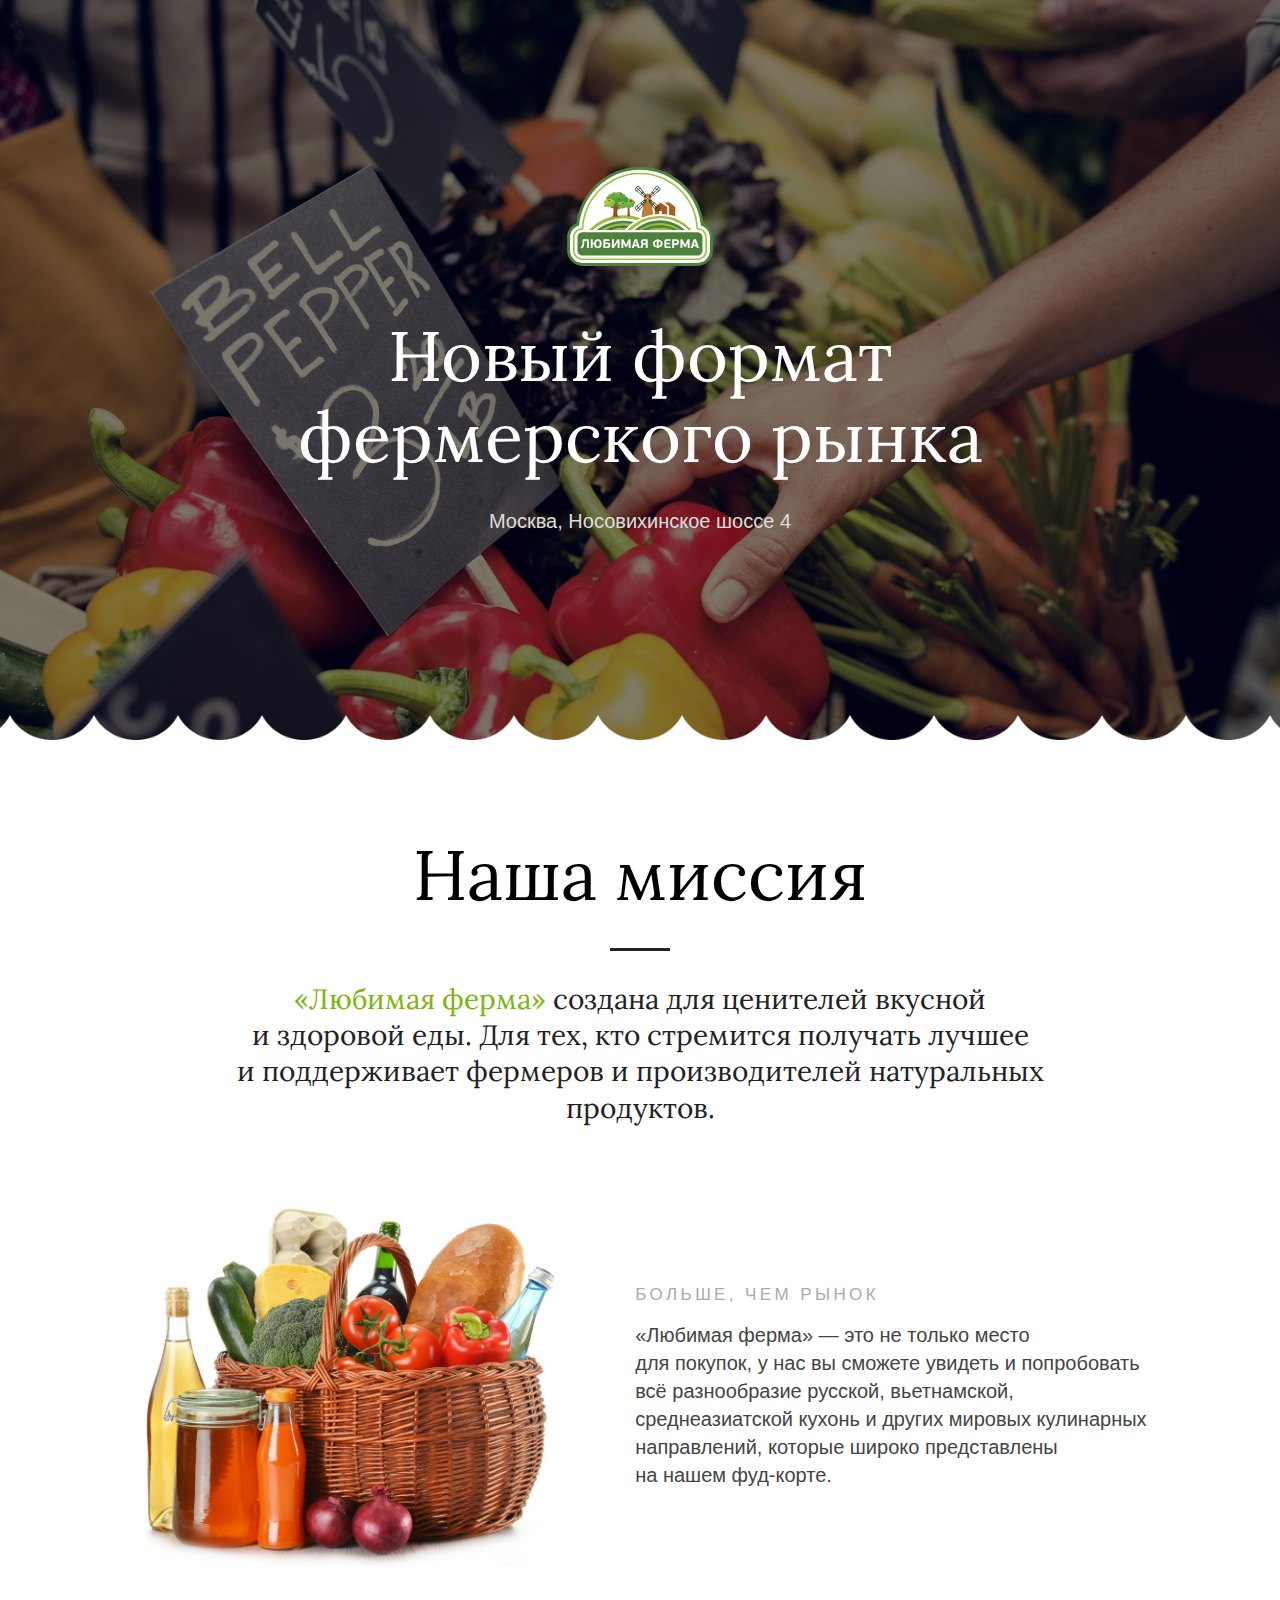
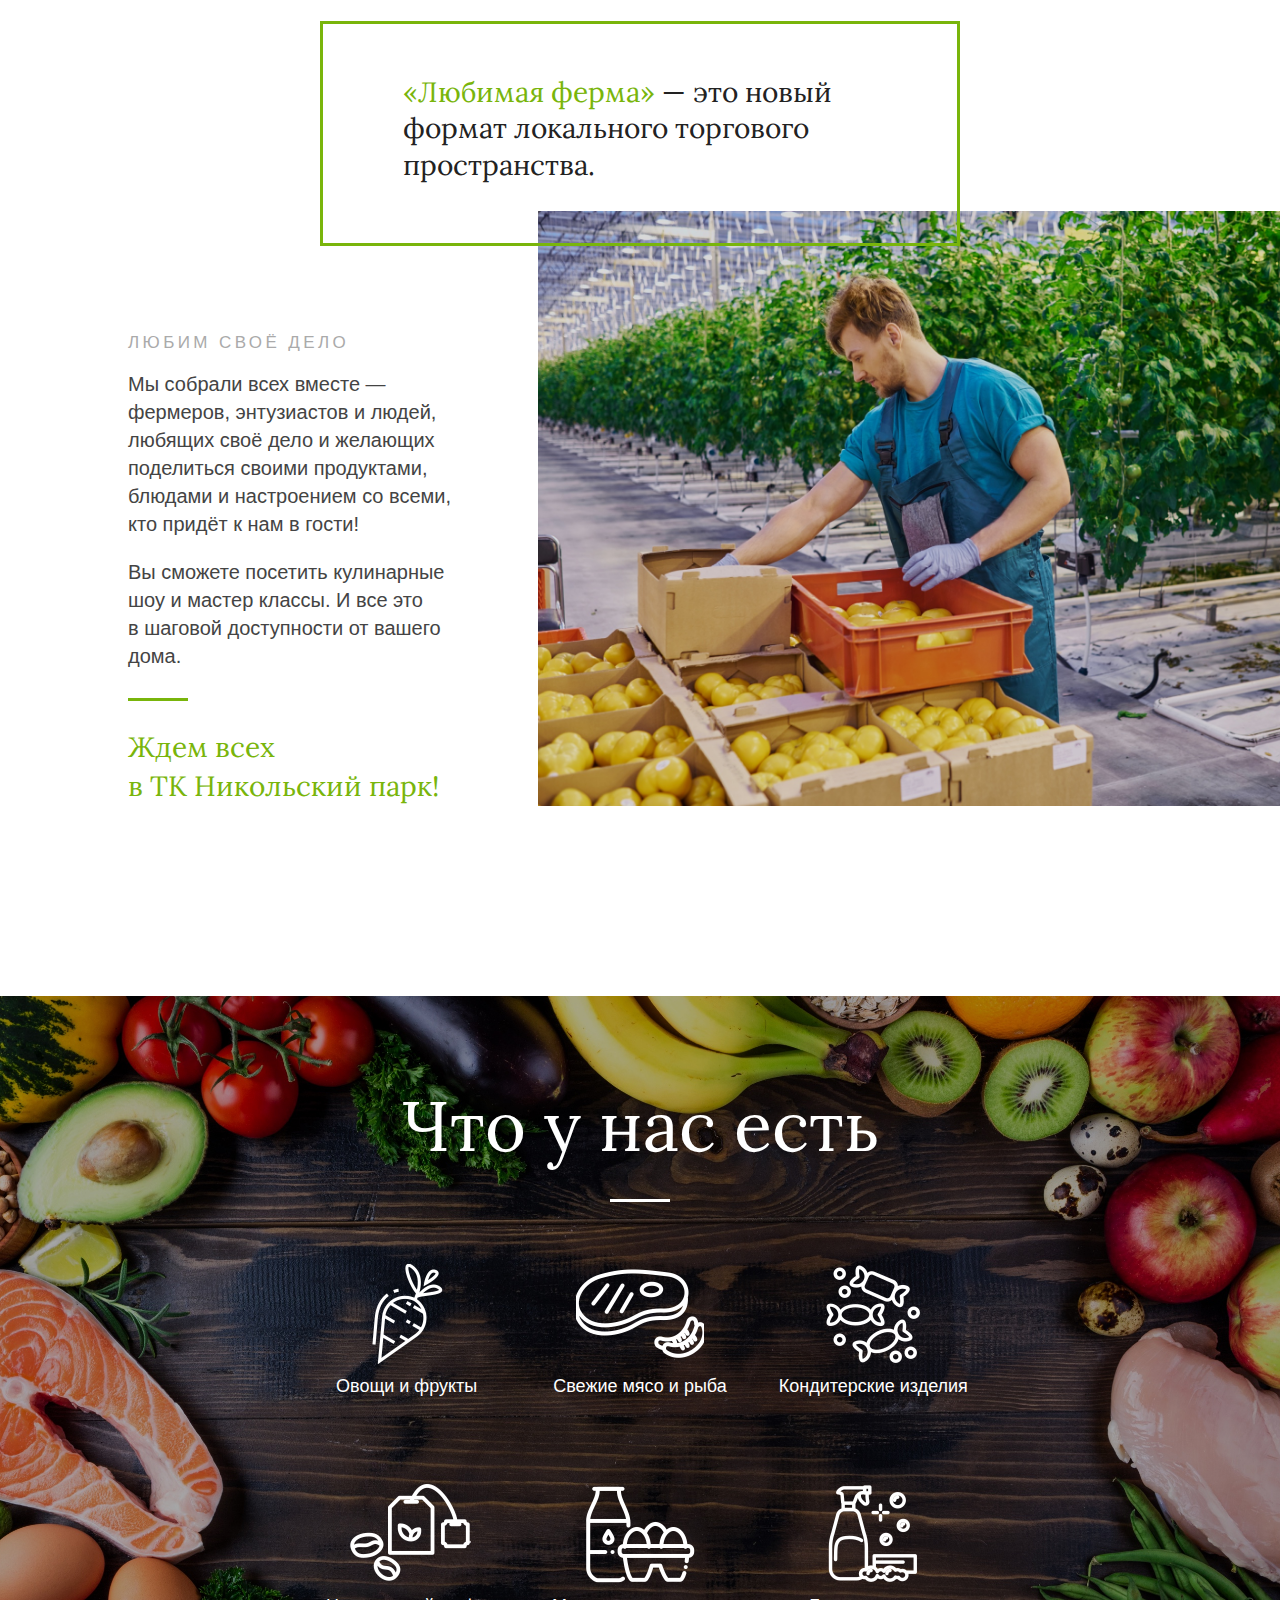
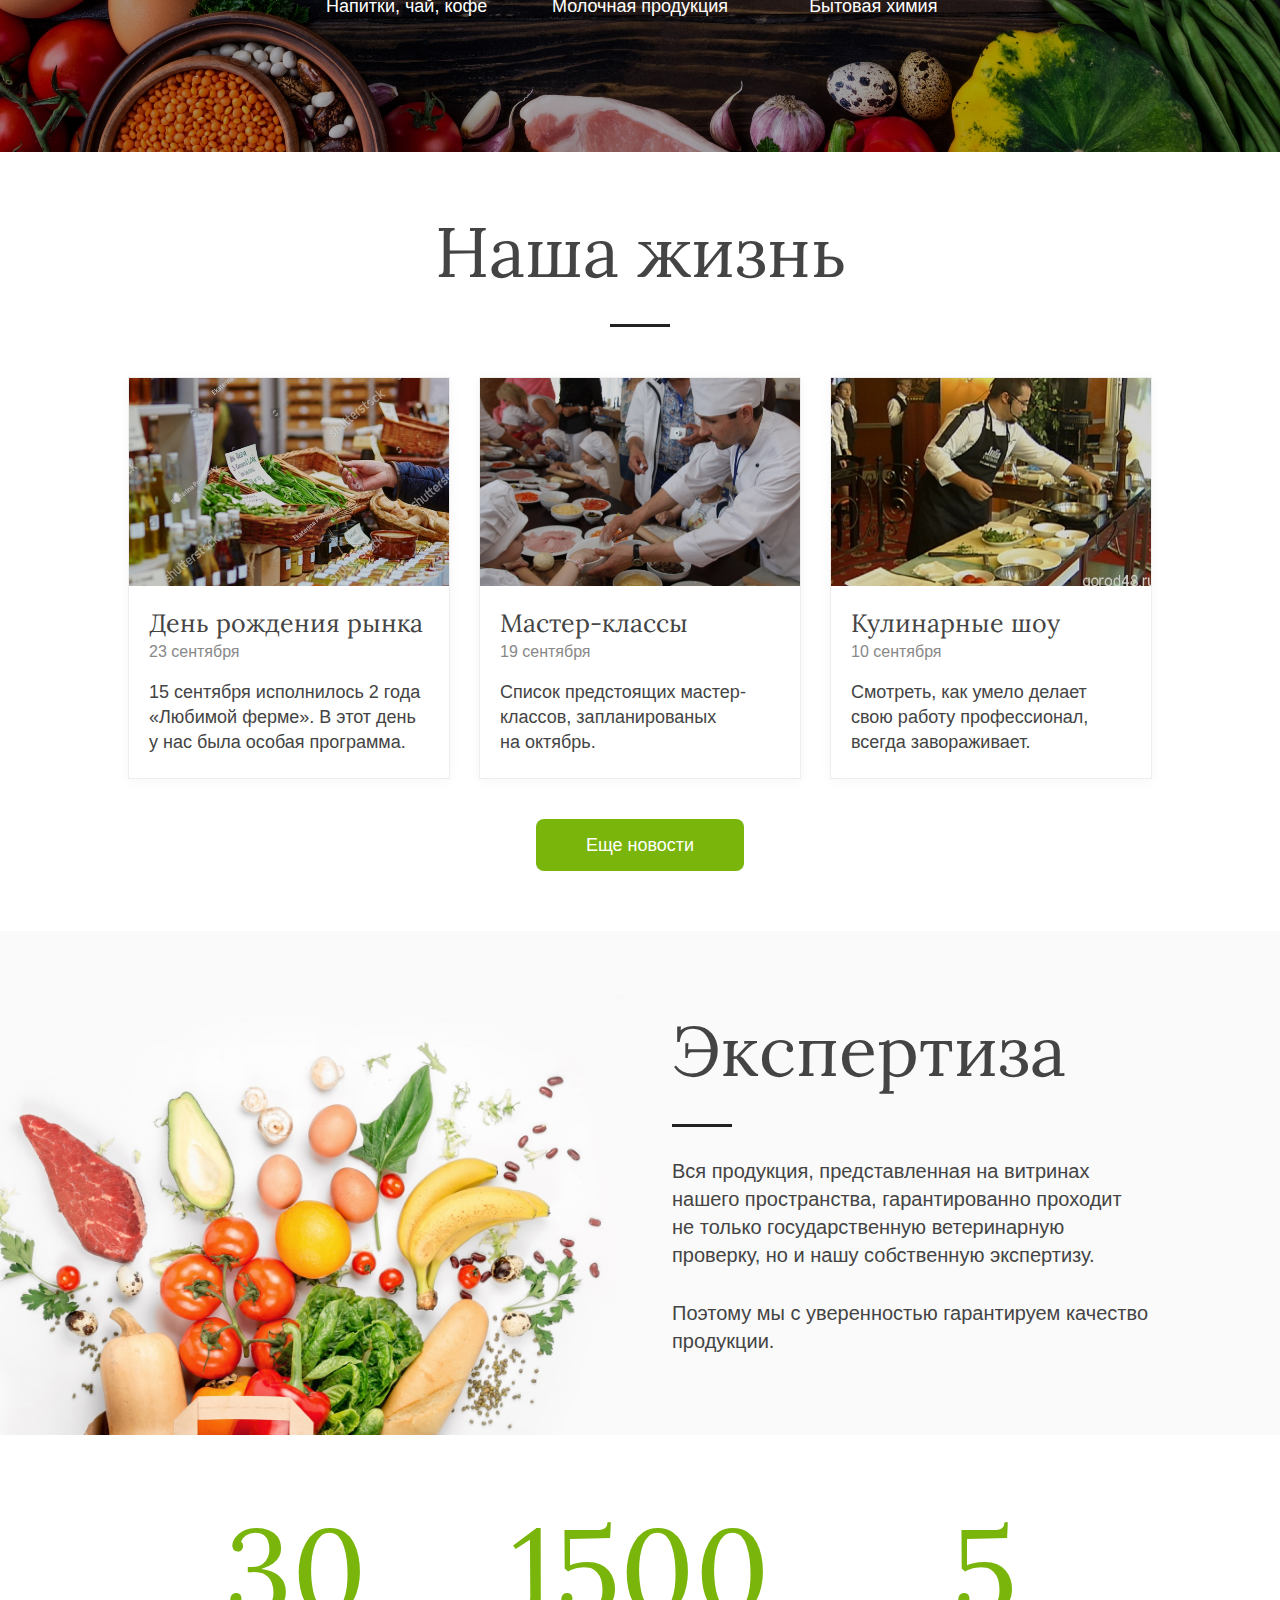
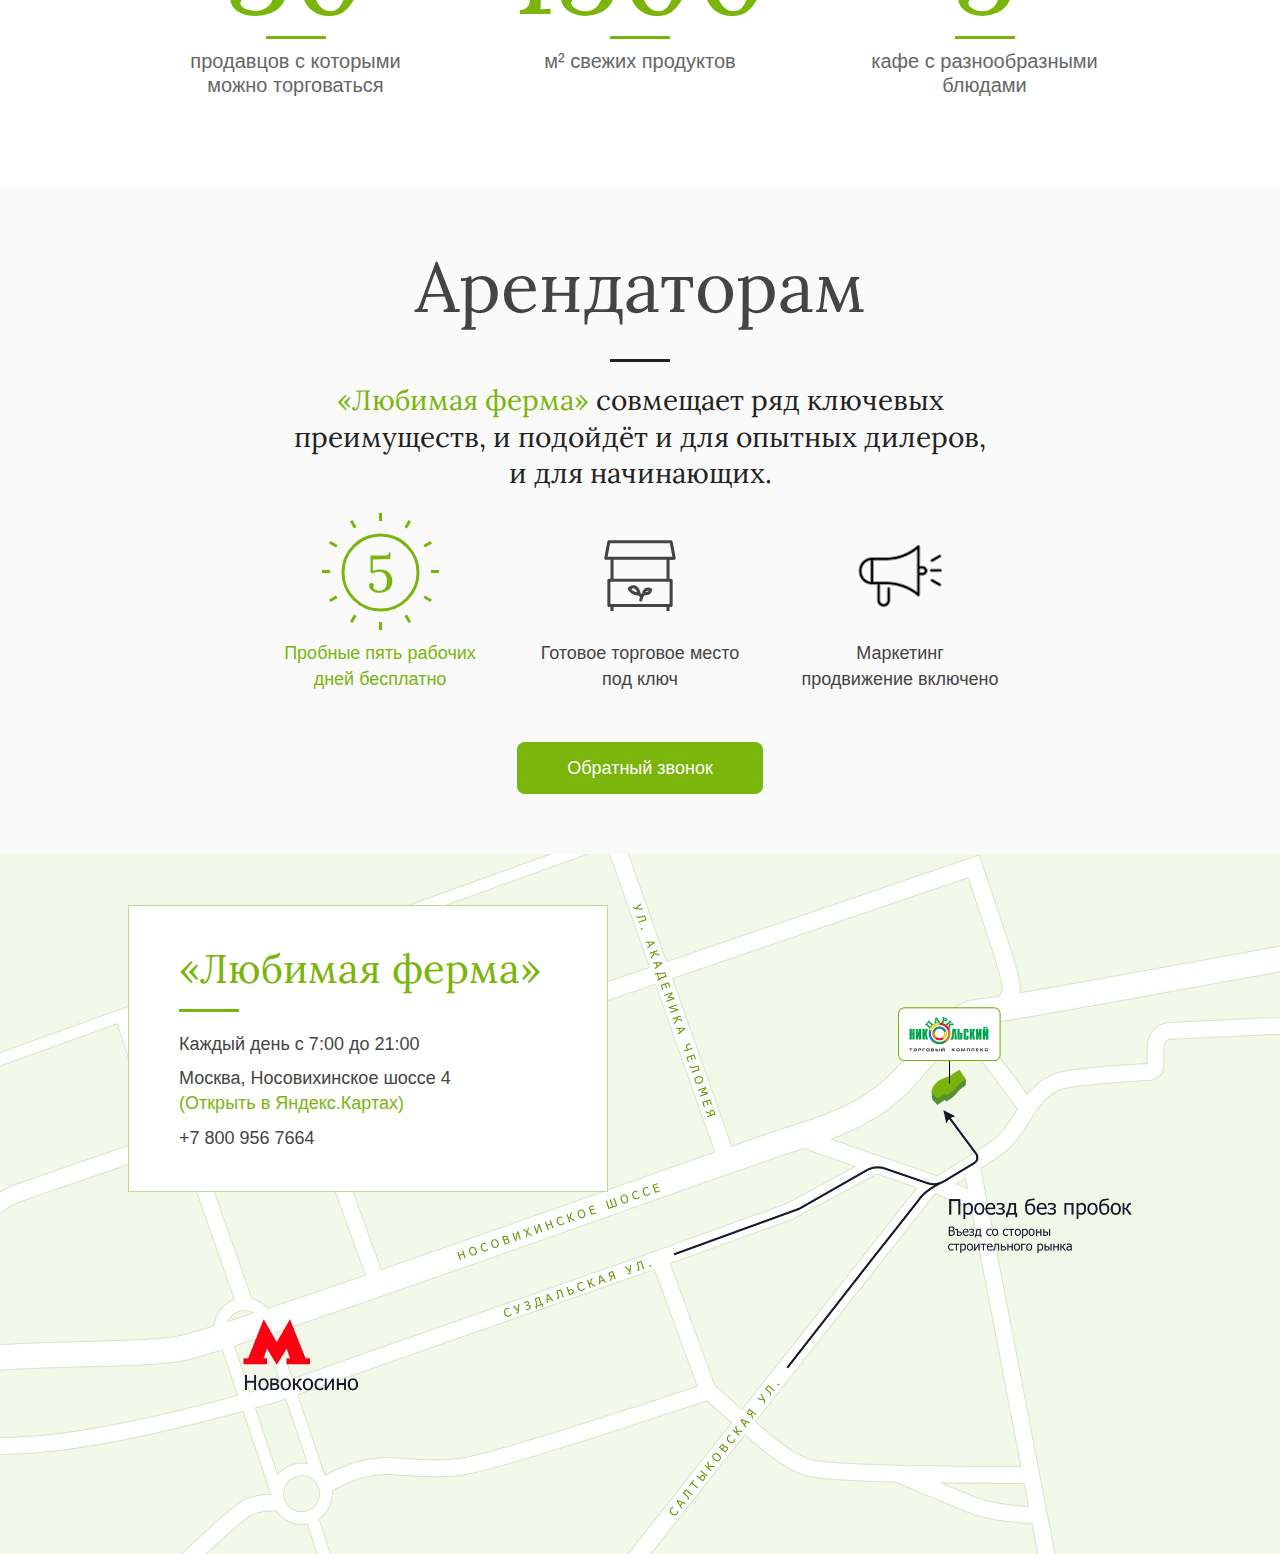
<file: index.html>
<!DOCTYPE html>
<html lang="ru">
  <head>
    <meta charset="UTF-8">
    <meta name="description" content="Любимая ферма, рынок">
    <meta name="keywords" content="Любимая ферма, рынок москва, ферма">
    <link rel="stylesheet" href="css/main.css">
    <meta name="viewport" content="width=device-width">
    <title>Любимая ферма</title>
  </head>
  <body>
    <header class="header">
      <h1 class="logo">Любимая ферма</h1>
      <h2>Новый формат <span>фермерского рынка</span>
      </h2>
      <p>Москва, Носовихинское шоссе 4</p>
    </header>
    <div class="mission">
      <div class="intro">
        <h2>Наша миссия</h2>
        <p> <strong>«Любимая ферма» </strong>создана для ценителей вкусной и здоровой еды. <span class="cont">Для тех, кто стремится получать лучшее и поддерживает фермеров и производителей натуральных продуктов.</span></p>
      </div>
      <div class="bigger-than-market">
        <div class="text"> 
          <h3>Больше, чем рынок</h3>
          <p>«Любимая ферма» — это не только место для покупок, у нас вы сможете увидеть и попробовать всё разнообразие русской, вьетнамской, среднеазиатской кухонь и других мировых кулинарных направлений, которые широко представлены на нашем фуд-корте. </p>
        </div>
      </div>
      <div class="new-format"><strong>«Любимая ферма»</strong> — это новый формат локального торгового пространства.
      </div>
      <div class="love-our-work">
        <div class="text">
          <h3>Любим своё дело</h3>
          <p>Мы собрали всех вместе — фермеров, энтузиастов и людей, любящих своё дело и желающих поделиться своими продуктами, блюдами и настроением со всеми, кто придёт к нам в гости!</p>
          <p>Вы сможете посетить кулинарные шоу и мастер классы. И все это в шаговой доступности от вашего дома.</p>
          <p class="invitation">Ждем всех в&nbsp;ТК&nbsp;Никольский&nbsp;парк!</p>
        </div>
      </div>
    </div>
    <div class="what-we-have"> 
      <h2>Что&nbsp;у&nbsp;нас&nbsp;есть</h2>
      <ul class="product">
        <li class="product-item veg">Овощи и фрукты</li>
        <li class="product-item meat">Свежие мясо и рыба</li>
        <li class="product-item candy">Кондитерские изделия</li>
        <li class="product-item tea">Напитки, чай, кофе</li>
        <li class="product-item milk">Молочная продукция</li>
        <li class="product-item soap">Бытовая химия</li>
      </ul>
    </div>
    <div class="our-life">
      <h2>Наша жизнь</h2>
      <div class="news-previews">
              <div class="news-preview">
                <div style="background-image: url('img/news/birthday.jpg');" class="image"></div>
                <div class="text"><a href="news.html">
                    <h3>День рождения рынка</h3></a>
                  <time class="date">23 сентября</time>
                  <p>15 сентября исполнилось 2 года «Любимой ферме». В этот день у нас была особая программа.</p>
                </div>
              </div>
              <div class="news-preview">
                <div style="background-image: url('img/news/master-classes.jpg');" class="image"></div>
                <div class="text"><a href="news.html">
                    <h3>Мастер-классы</h3></a>
                  <time class="date">19 сентября</time>
                  <p>Список предстоящих мастер-классов, запланированых на октябрь.</p>
                </div>
              </div>
              <div class="news-preview">
                <div style="background-image: url('img/news/cooking-shows.jpg');" class="image"></div>
                <div class="text"><a href="news.html">
                    <h3>Кулинарные шоу</h3></a>
                  <time class="date">10 сентября</time>
                  <p>Смотреть, как умело делает свою работу профессионал, всегда завораживает.</p>
                </div>
              </div>
      </div><a href="news.html" class="more-news">Еще новости</a>
    </div>
    <div class="expertise">
      <div class="expertise-content">
        <div class="text">
          <h2>Экспертиза</h2>
          <p>Вся продукция, представленная на&nbsp;витринах нашего пространства, гарантированно проходит не&nbsp;только государственную ветеринарную проверку, но и&nbsp;нашу собственную экспертизу.  </p>
          <p>Поэтому мы с&nbsp;уверенностью гарантируем качество продукции.</p>
        </div>
      </div>
    </div>
    <div class="count">
      <div class="count-item"><strong>30</strong>
        <p>продавцов с&nbsp;которыми можно торговаться</p>
      </div>
      <div class="count-item"><strong>1500</strong>
        <p>м² свежих продуктов</p>
      </div>
      <div class="count-item"><strong>5</strong>
        <p>кафе с&nbsp;разнообразными блюдами</p>
      </div>
    </div>
    <div class="tenants">
      <h2>Арендаторам</h2>
      <p><span>«Любимая ферма»</span> совмещает ряд ключевых преимуществ, и&nbsp;подойдёт и&nbsp;для&nbsp;опытных дилеров, и&nbsp;для&nbsp;начинающих.
      </p>
      <div class="features">
        <div class="features-item free">Пробные пять рабочих дней бесплатно</div>
        <div class="features-item place">Готовое торговое место под ключ</div>
        <div class="features-item seo">Маркетинг продвижение включено</div>
      </div>
      <div data-callback-state="button" class="callback">
        <button data-callback-show>Обратный звонок</button>
        <form action="" method="post" data-callback-form>
          <div class="text-input">
            <input type="tel" placeholder="Телефон" name="phone">
          </div>
          <button type="submit">Перезвоните мне</button>
        </form>
      </div>
    </div>
    <footer class="footer">
      <div class="contacts-block">
        <div class="contacts"> 
          <h2>«Любимая ферма»</h2>
          <p>Каждый день с 7:00 до 21:00</p>
          <p>Москва, Носовихинское шоссе 4 <a href="https://yandex.ru/maps/-/CBUxRQbSGB">(Открыть&nbsp;в&nbsp;Яндекс.Картах)</a>
          </p>
          <p><a href="tel:+78009567664">+7&nbsp;800&nbsp;956&nbsp;7664</a></p>
        </div>
      </div>
    </footer>
    <script src="https://ajax.googleapis.com/ajax/libs/jquery/1.12.4/jquery.min.js"></script>
    <script src="js/main.js"></script>
  </body>
</html>
</file>
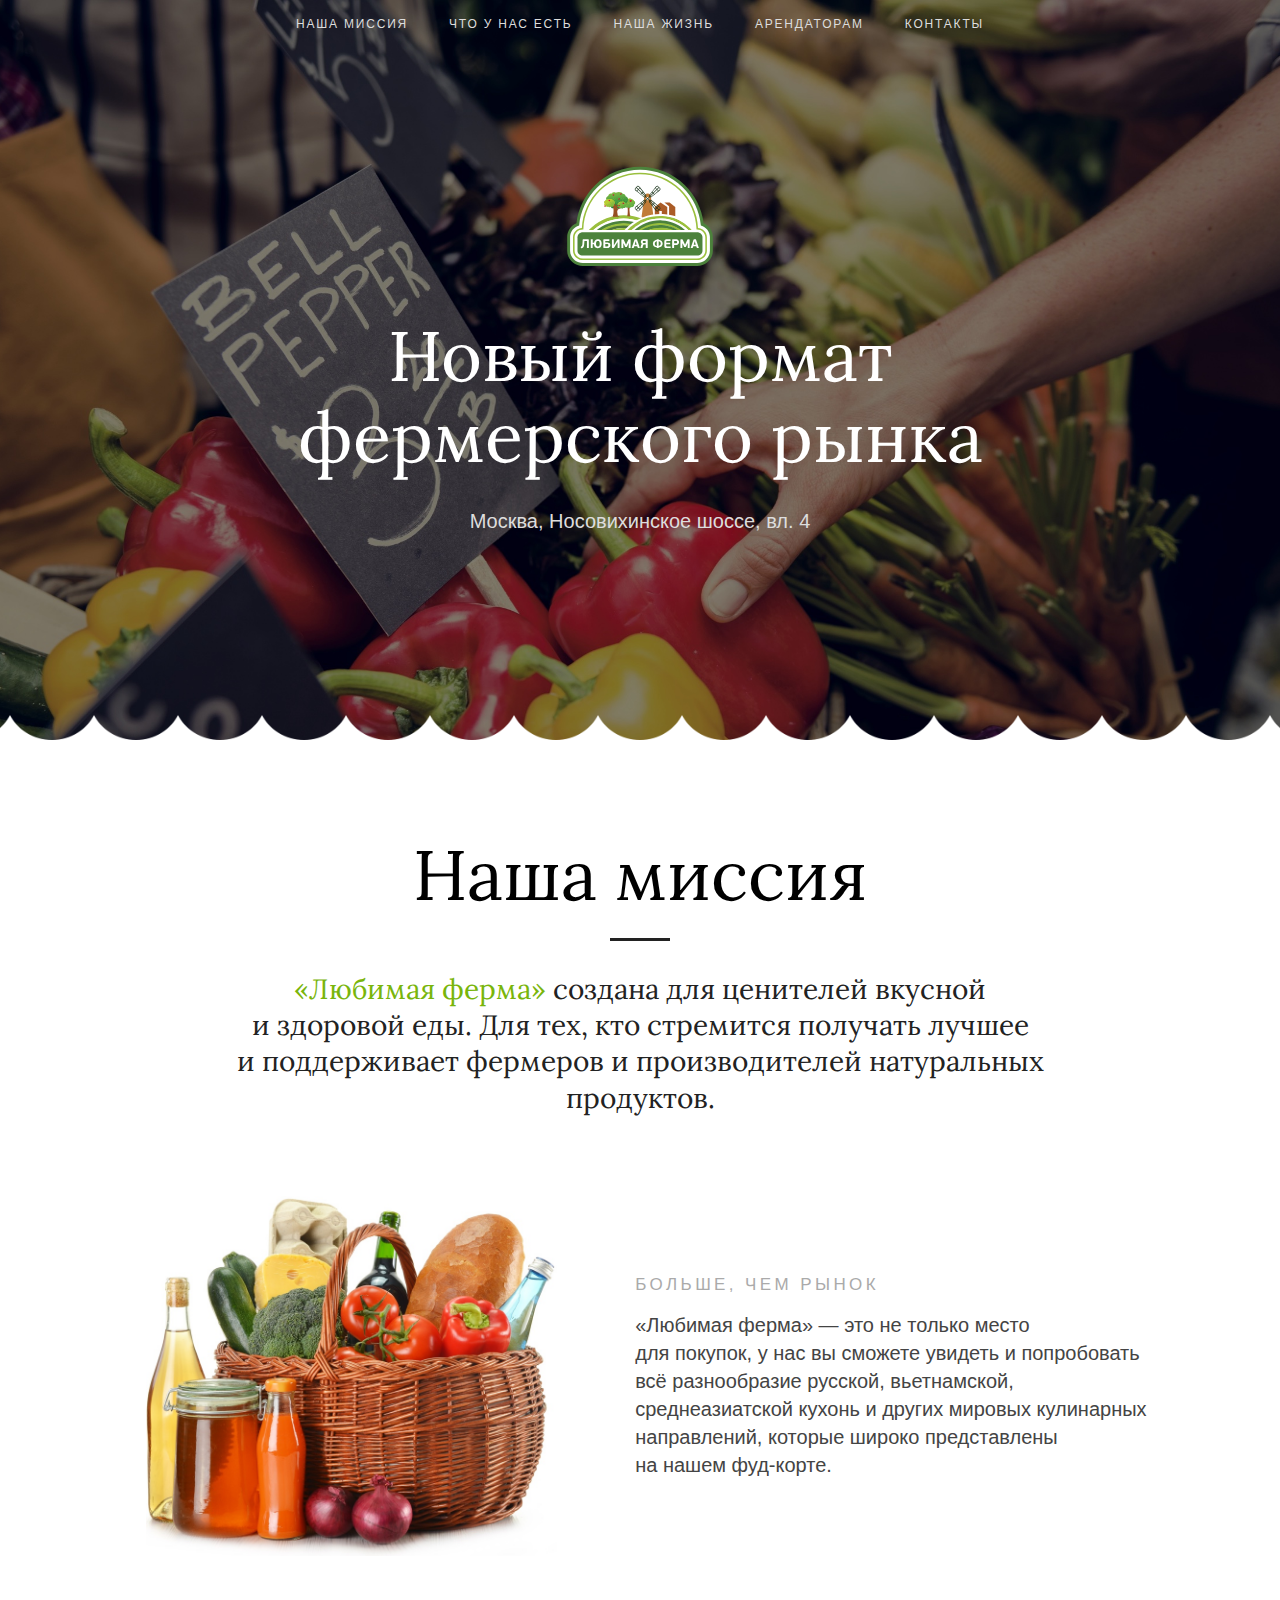
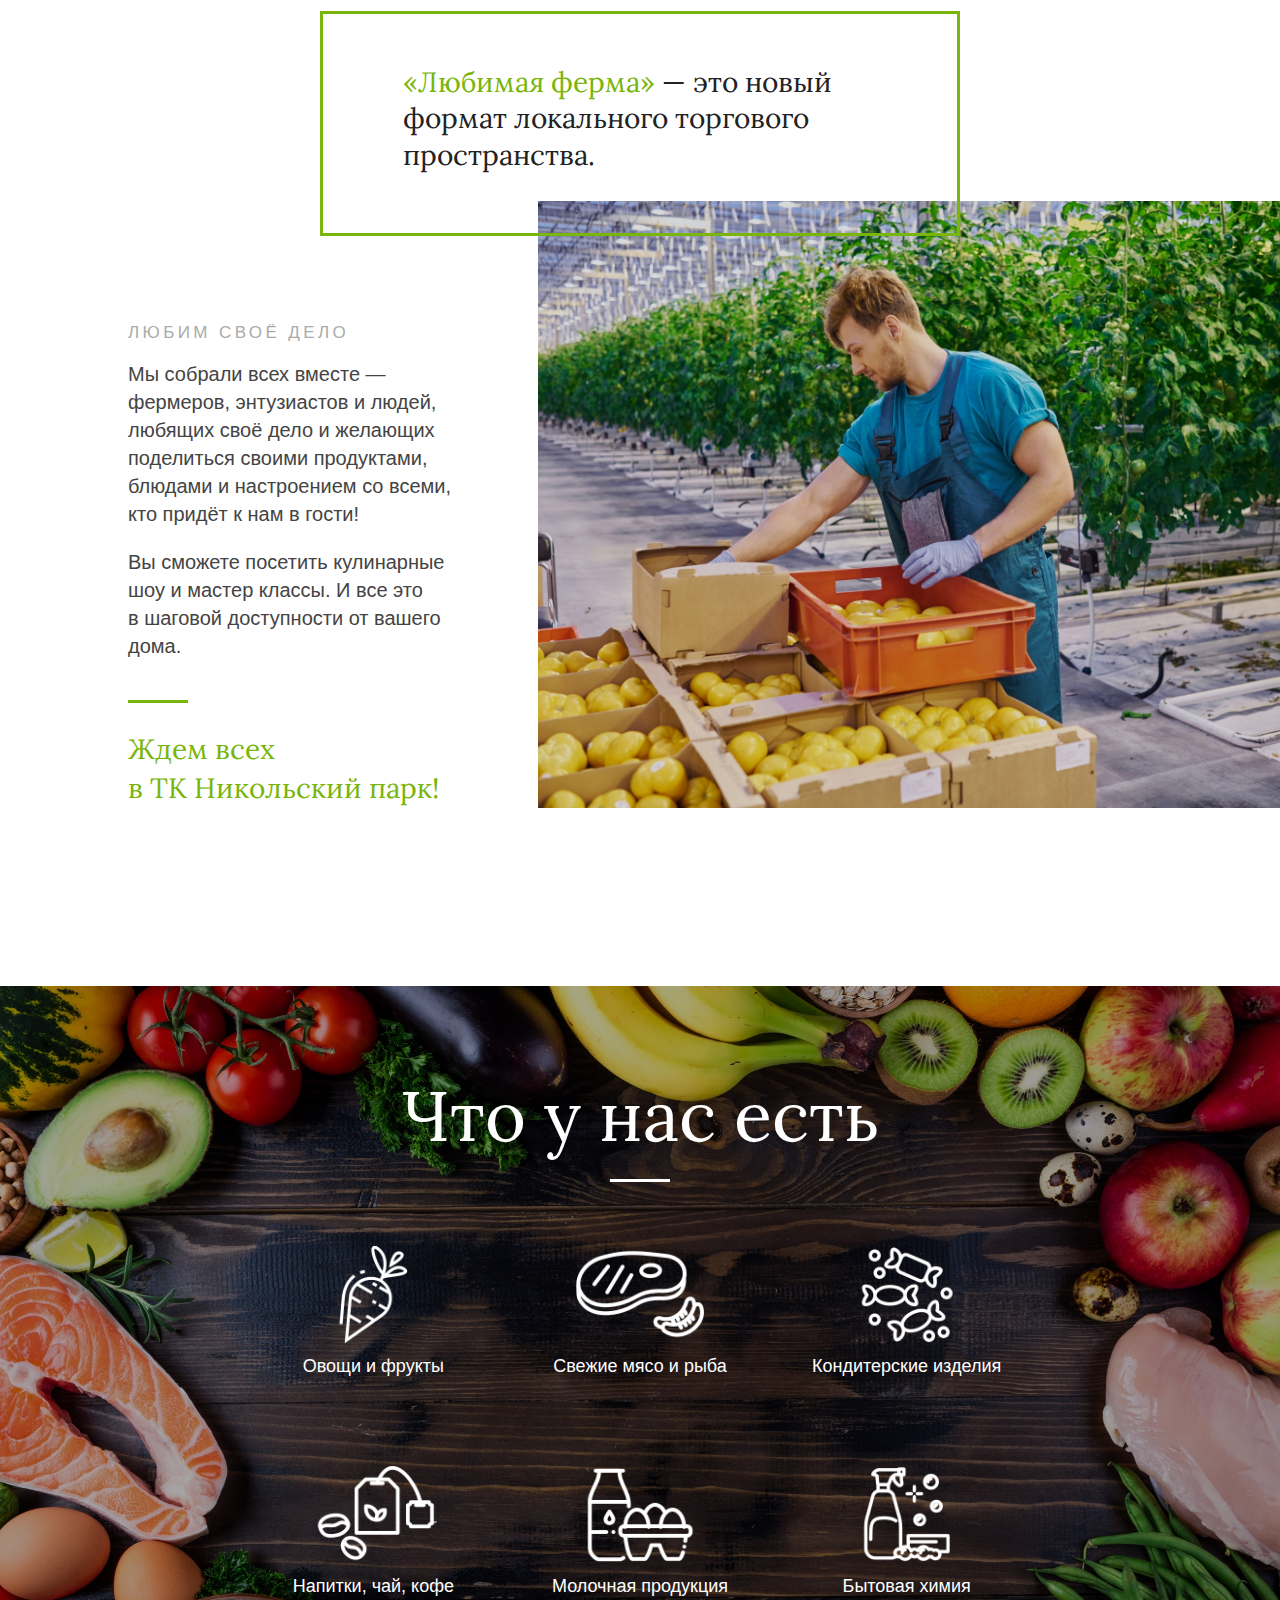
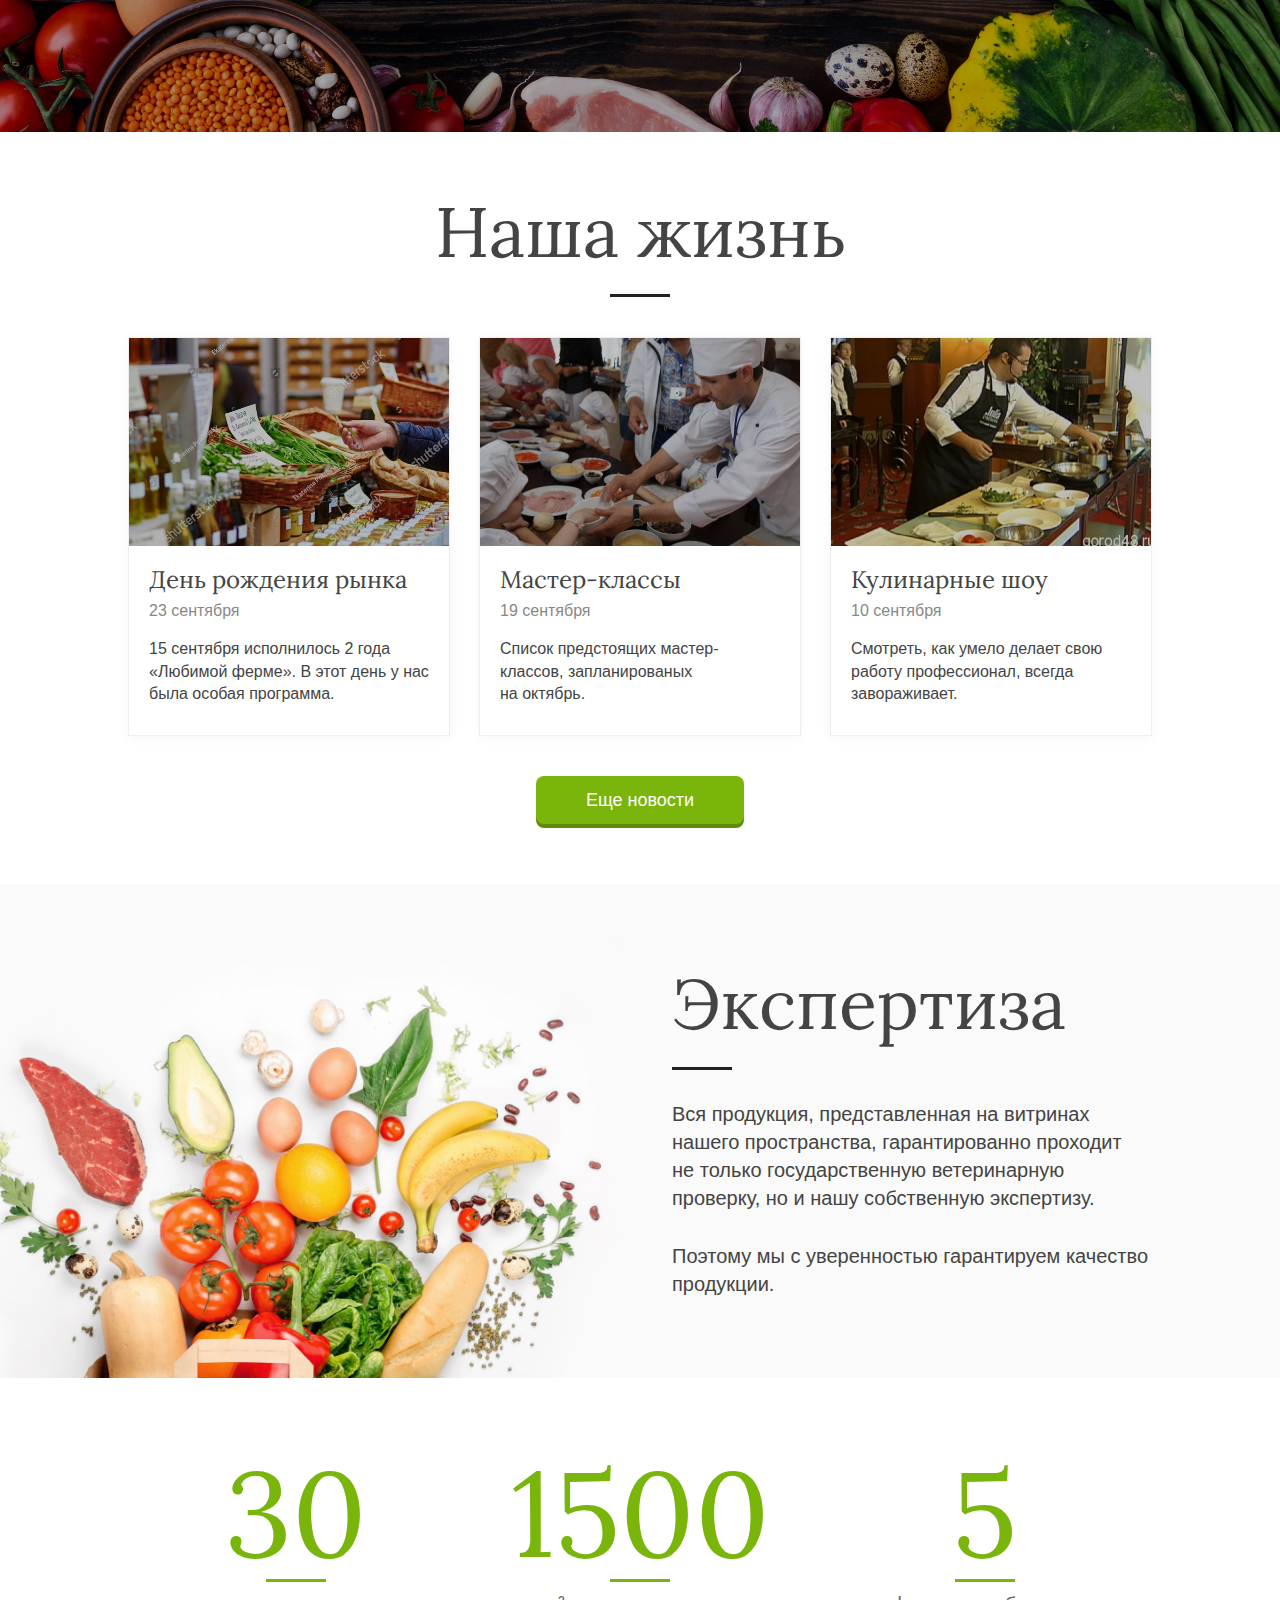
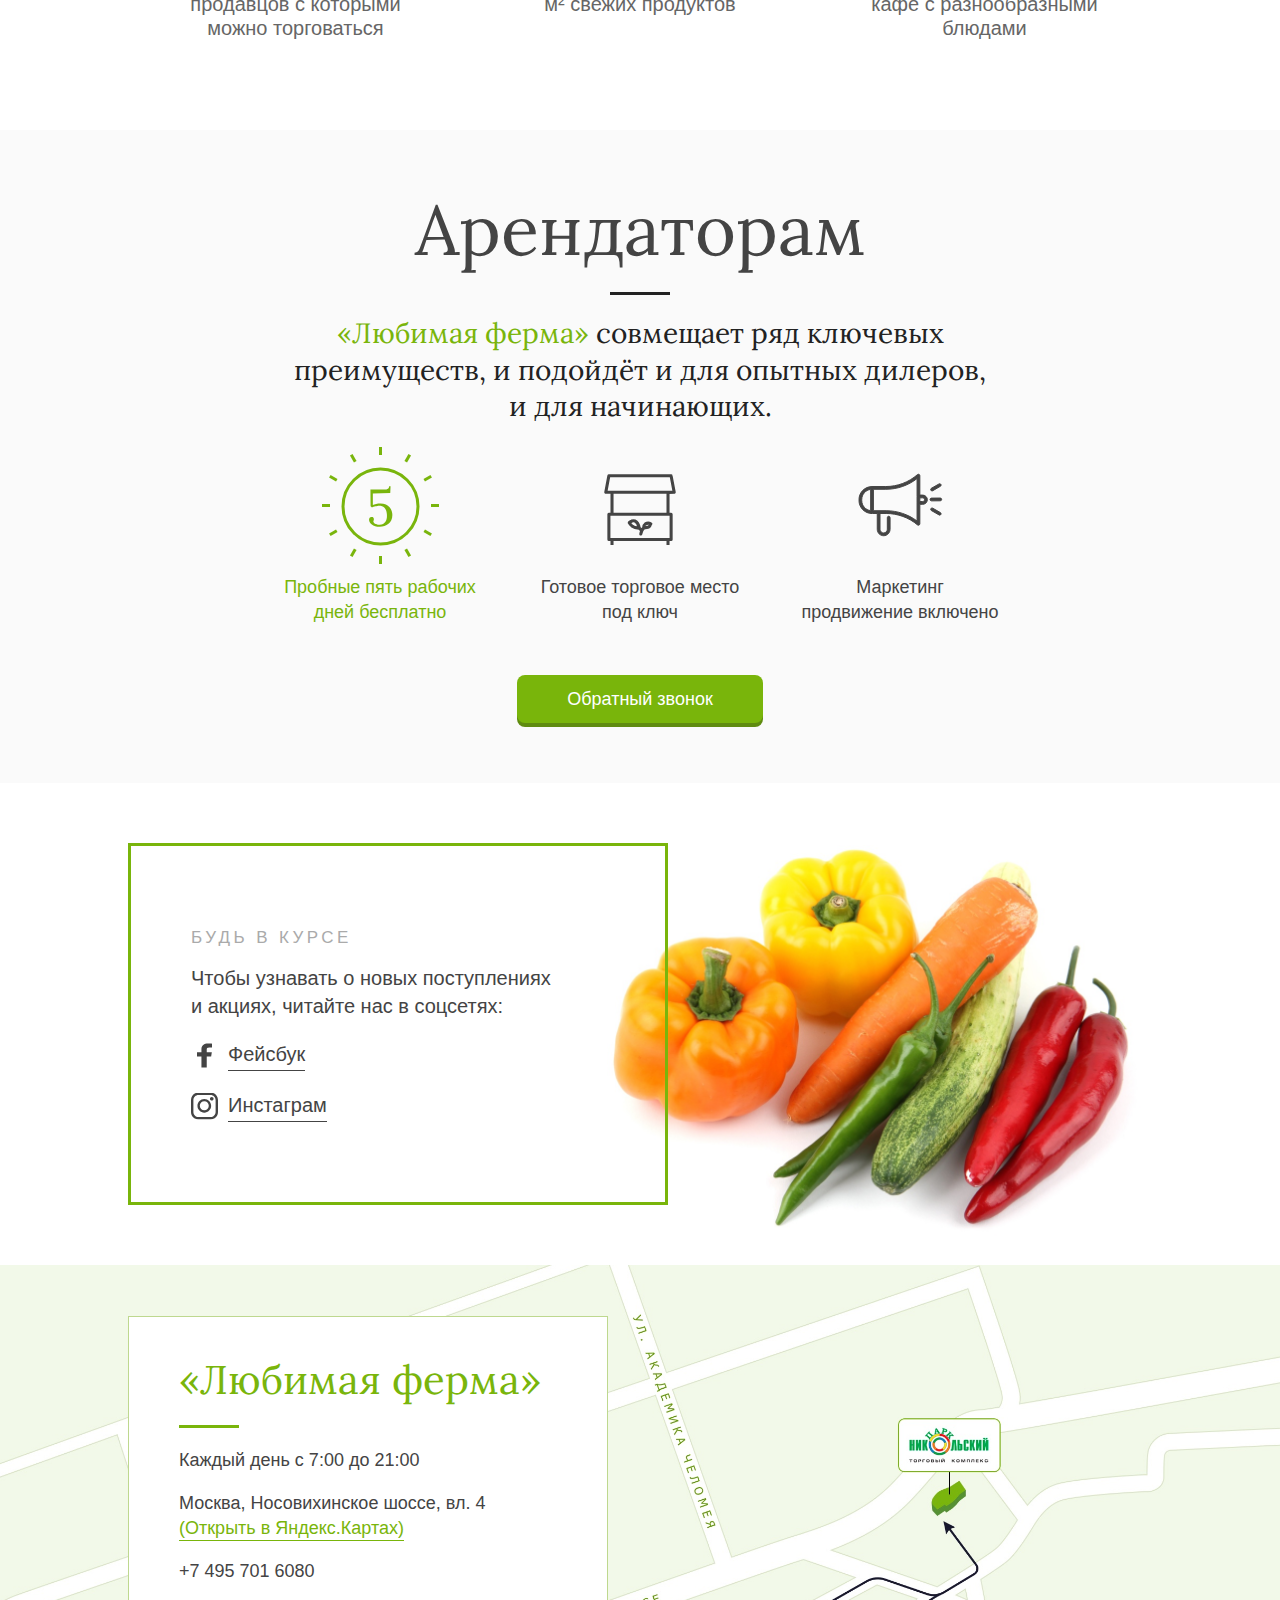
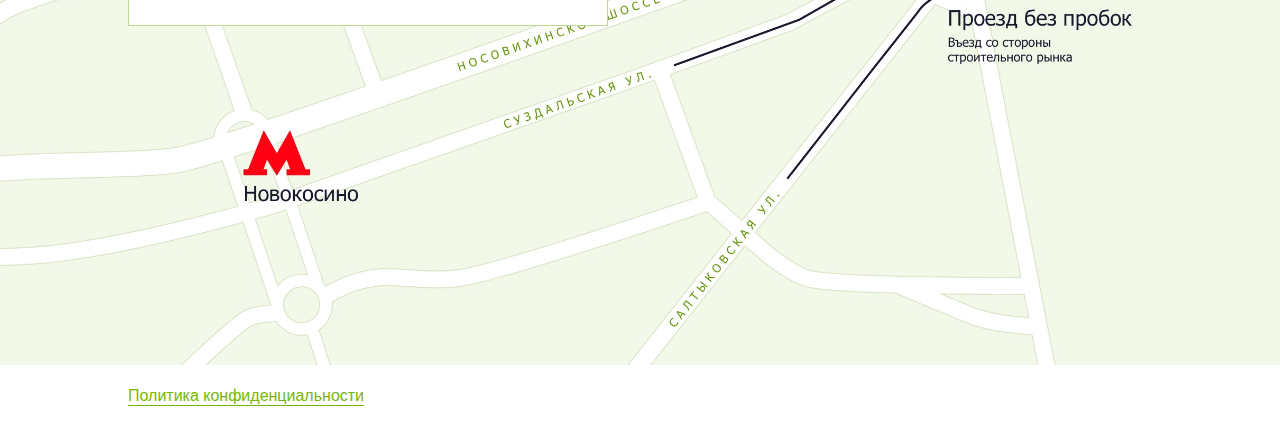
<file: public/index.html>
<!DOCTYPE html>
<html lang="ru">
  <head>
    <meta charset="UTF-8">
    <meta name="description" content="«Любимая ферма» создана для ценителей вкусной и здоровой еды.">
    <meta name="keywords" content="Любимая ферма, рынок, москва, ферма">
    <meta name="viewport" content="width=device-width">
    <meta property="og:title" content="Любимая ферма">
    <meta property="og:description" content="«Любимая ферма» создана для ценителей вкусной и здоровой еды.">
    <meta property="og:image" content="http://lyubimayaferma.ru/img/share.jpg">
    <meta property="og:url" content="http://lyubimayaferma.ru">
    <link rel="stylesheet" href="style.css">
    <link rel="icon" href="img/favicon.png">
    <link rel="apple-touch-icon-precomposed" sizes="152x152" href="img/apple-icon.png">
    <title>Любимая ферма</title>
  </head>
  <body>
    <nav class="menu">
      <ul>
        <li><a href="#mission" data-scroll-to=".mission">Наша миссия</a></li>
        <li><a href="#what-we-have" data-scroll-to=".what-we-have">Что у нас есть</a></li>
        <li><a href="#our-life" data-scroll-to=".our-life">Наша жизнь</a></li>
        <li><a href="#tenants" data-scroll-to=".tenants">Арендаторам</a></li>
        <li><a href="#contacts" data-scroll-to=".contacts">Контакты</a></li>
      </ul>
    </nav>
    <header class="header">
      <h1 class="logo">Любимая ферма</h1>
      <h2>Новый формат <span>фермерского рынка</span>
      </h2>
      <p>Москва, Носовихинское шоссе, вл.&nbsp;4</p>
    </header>
    <div class="mission">
      <div class="intro">
        <h2>Наша миссия</h2>
        <p> <strong>«Любимая ферма» </strong>создана для ценителей вкусной и здоровой еды. <span class="cont">Для тех, кто стремится получать лучшее и поддерживает фермеров и производителей натуральных продуктов.</span></p>
      </div>
      <div class="bigger-than-market">
        <div class="text"> 
          <h3>Больше, чем рынок</h3>
          <p>«Любимая ферма» — это не только место для покупок, у нас вы сможете увидеть и попробовать всё разнообразие русской, вьетнамской, среднеазиатской кухонь и других мировых кулинарных направлений, которые широко представлены на нашем фуд-корте. </p>
        </div>
      </div>
      <div class="new-format"><strong>«Любимая ферма»</strong> — это новый формат локального торгового пространства.
      </div>
      <div class="love-our-work">
        <div class="text">
          <h3>Любим своё дело</h3>
          <p>Мы собрали всех вместе — фермеров, энтузиастов и людей, любящих своё дело и желающих поделиться своими продуктами, блюдами и настроением со всеми, кто придёт к нам в гости!</p>
          <p>Вы сможете посетить кулинарные шоу и мастер классы. И все это в шаговой доступности от вашего дома.</p>
          <p class="invitation">Ждем всех в&nbsp;ТК&nbsp;Никольский&nbsp;парк!</p>
        </div>
      </div>
    </div>
    <div class="what-we-have"> 
      <h2>Что&nbsp;у&nbsp;нас&nbsp;есть</h2>
      <ul class="product">
        <li class="product-item veg">Овощи и фрукты</li>
        <li class="product-item meat">Свежие мясо и рыба</li>
        <li class="product-item candy">Кондитерские изделия</li>
        <li class="product-item tea">Напитки, чай, кофе</li>
        <li class="product-item milk">Молочная продукция</li>
        <li class="product-item soap">Бытовая химия</li>
      </ul>
    </div>
    <div class="our-life">
      <h2>Наша жизнь</h2>
      <div class="news-previews">
                <div class="news-preview">
                  <div style="background-image: url('img/news/birthday.jpg');" class="image"></div>
                  <div class="text"><a href="news.html">
                      <h3>День рождения рынка</h3></a>
                    <time class="date">23 сентября</time>
                    <p>15 сентября исполнилось 2 года «Любимой ферме». В этот день у нас была особая программа.</p>
                  </div>
                </div>
                <div class="news-preview">
                  <div style="background-image: url('img/news/master-classes.jpg');" class="image"></div>
                  <div class="text"><a href="news.html">
                      <h3>Мастер-классы</h3></a>
                    <time class="date">19 сентября</time>
                    <p>Список предстоящих мастер-классов, запланированых на октябрь.</p>
                  </div>
                </div>
                <div class="news-preview">
                  <div style="background-image: url('img/news/cooking-shows.jpg');" class="image"></div>
                  <div class="text"><a href="news.html">
                      <h3>Кулинарные шоу</h3></a>
                    <time class="date">10 сентября</time>
                    <p>Смотреть, как умело делает свою работу профессионал, всегда завораживает.</p>
                  </div>
                </div>
      </div><a href="news.html" class="more-news">Еще новости</a>
    </div>
    <div class="expertise">
      <div class="expertise-content">
        <div class="text">
          <h2>Экспертиза</h2>
          <p>Вся продукция, представленная на&nbsp;витринах нашего пространства, гарантированно проходит не&nbsp;только государственную ветеринарную проверку, но и&nbsp;нашу собственную экспертизу.  </p>
          <p>Поэтому мы с&nbsp;уверенностью гарантируем качество продукции.</p>
        </div>
      </div>
    </div>
    <div class="count">
      <div class="count-item"><strong>30</strong>
        <p>продавцов с&nbsp;которыми можно торговаться</p>
      </div>
      <div class="count-item"><strong>1500</strong>
        <p>м² свежих продуктов</p>
      </div>
      <div class="count-item"><strong>5</strong>
        <p>кафе с&nbsp;разнообразными блюдами</p>
      </div>
    </div>
    <div class="tenants">
      <h2>Арендаторам</h2>
      <p><span>«Любимая ферма»</span> совмещает ряд ключевых преимуществ, и&nbsp;подойдёт и&nbsp;для&nbsp;опытных дилеров, и&nbsp;для&nbsp;начинающих.
      </p>
      <div class="features">
        <div class="features-item free">Пробные пять рабочих дней бесплатно</div>
        <div class="features-item place">Готовое торговое место под ключ</div>
        <div class="features-item seo">Маркетинг продвижение включено</div>
      </div>
      <div data-callback-state="button" class="callback">
        <button data-callback-show>Обратный звонок</button>
        <form action="" method="post" data-callback-form>
          <div class="text-input">
            <input type="tel" placeholder="Телефон" name="phone">
          </div>
          <button type="submit">Перезвоните мне</button>
        </form>
      </div>
    </div>
    <div class="social">
      <div class="social-content">
        <div class="text">
          <h3>Будь в&nbsp;курсе</h3>
          <p>Чтобы узнавать о&nbsp;новых поступлениях и&nbsp;акциях, читайте нас в&nbsp;соцсетях:</p><a href="https://www.facebook.com/lubimayaferma/" class="facebook">Фейсбук</a><a href="https://www.instagram.com/lubimaya_ferma/" class="instagram">Инстаграм</a>
        </div>
      </div>
    </div>
    <div class="map">
      <div class="contacts-block">
        <div class="contacts"> 
          <h2>«Любимая ферма»</h2>
          <p>Каждый день с 7:00 до 21:00</p>
          <p>Москва, Носовихинское шоссе, вл.&nbsp;4 <a href="https://yandex.ru/maps/-/CBUxRQbSGB">(Открыть&nbsp;в&nbsp;Яндекс.Картах)</a>
          </p>
          <p><a href="tel:+74957016080">+7&nbsp;495&nbsp;701&nbsp;6080</a></p>
        </div>
      </div>
    </div>
    <footer class="footer"><a href="privacy-policy.html">Политика конфиденциальности</a>
    </footer>
    <script src="https://ajax.googleapis.com/ajax/libs/jquery/1.12.4/jquery.min.js"></script>
    <script src="js/main.js"></script>
  </body>
</html>
</file>
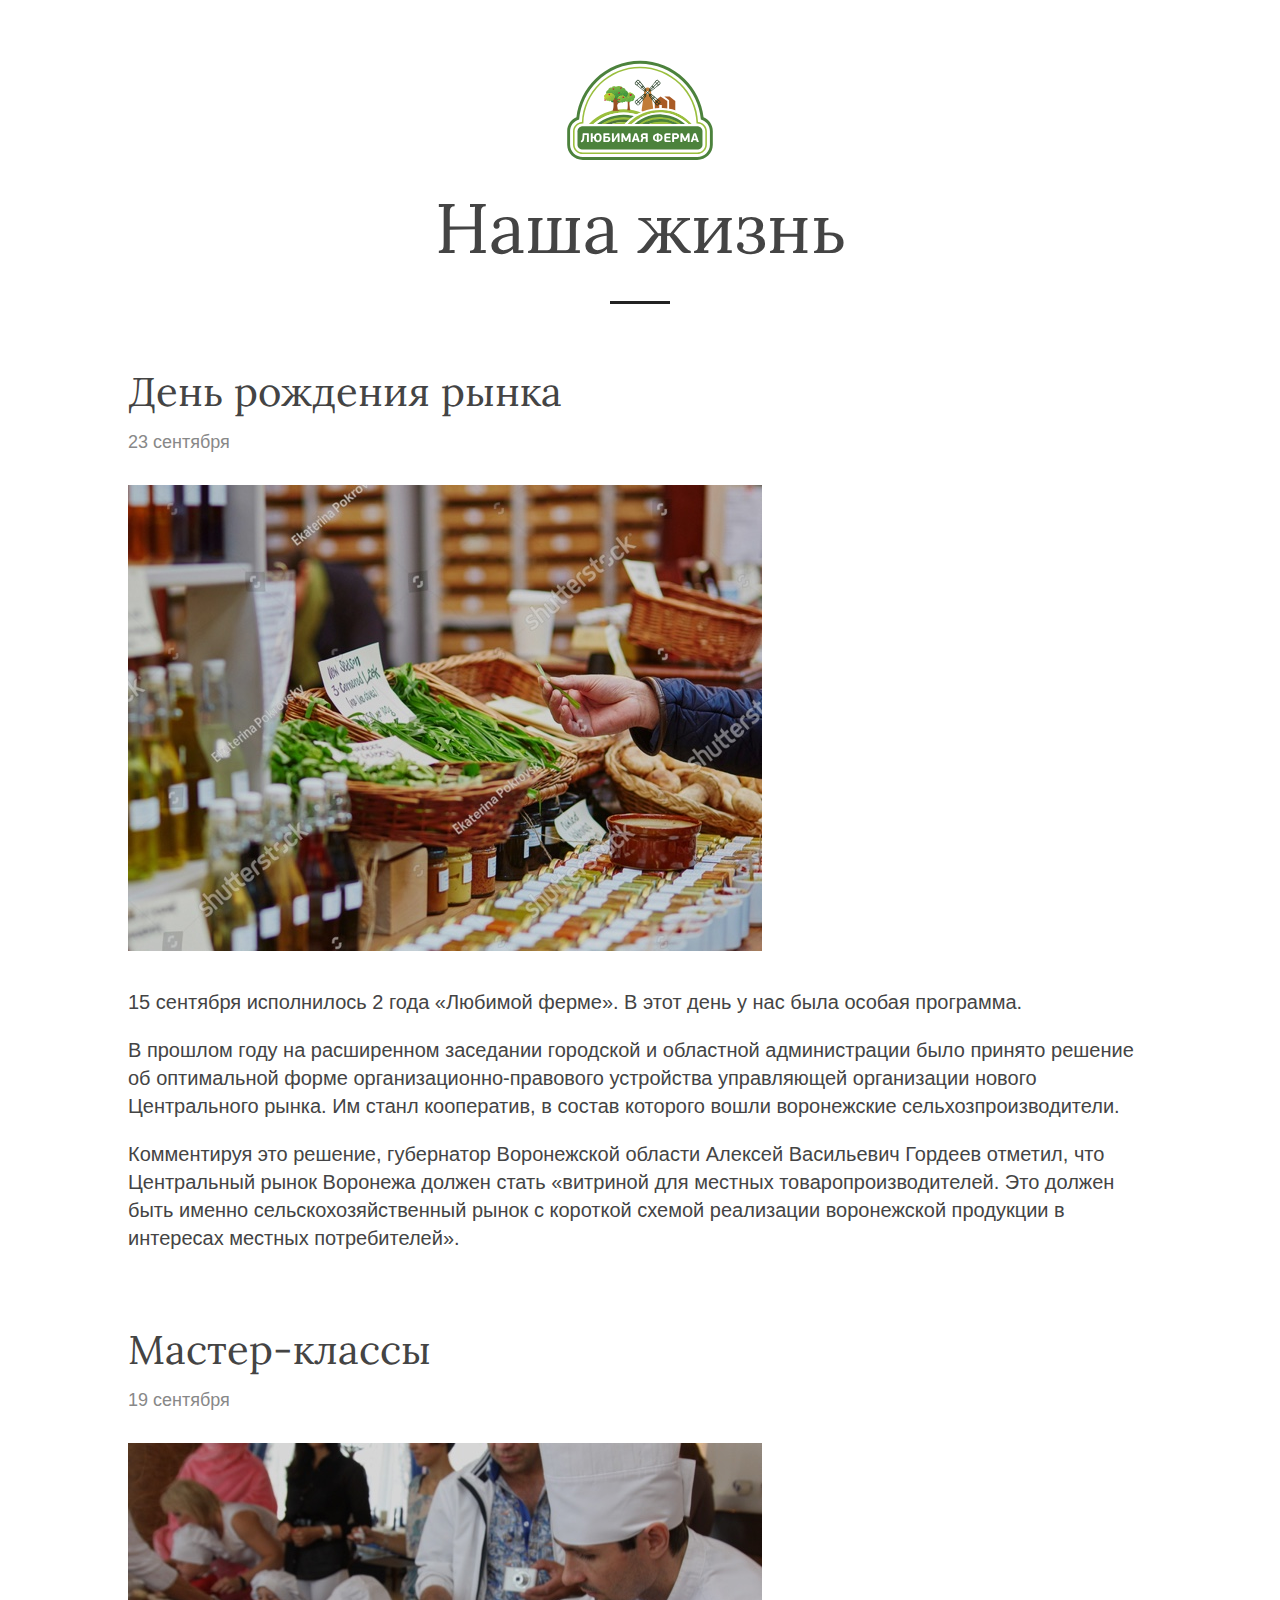
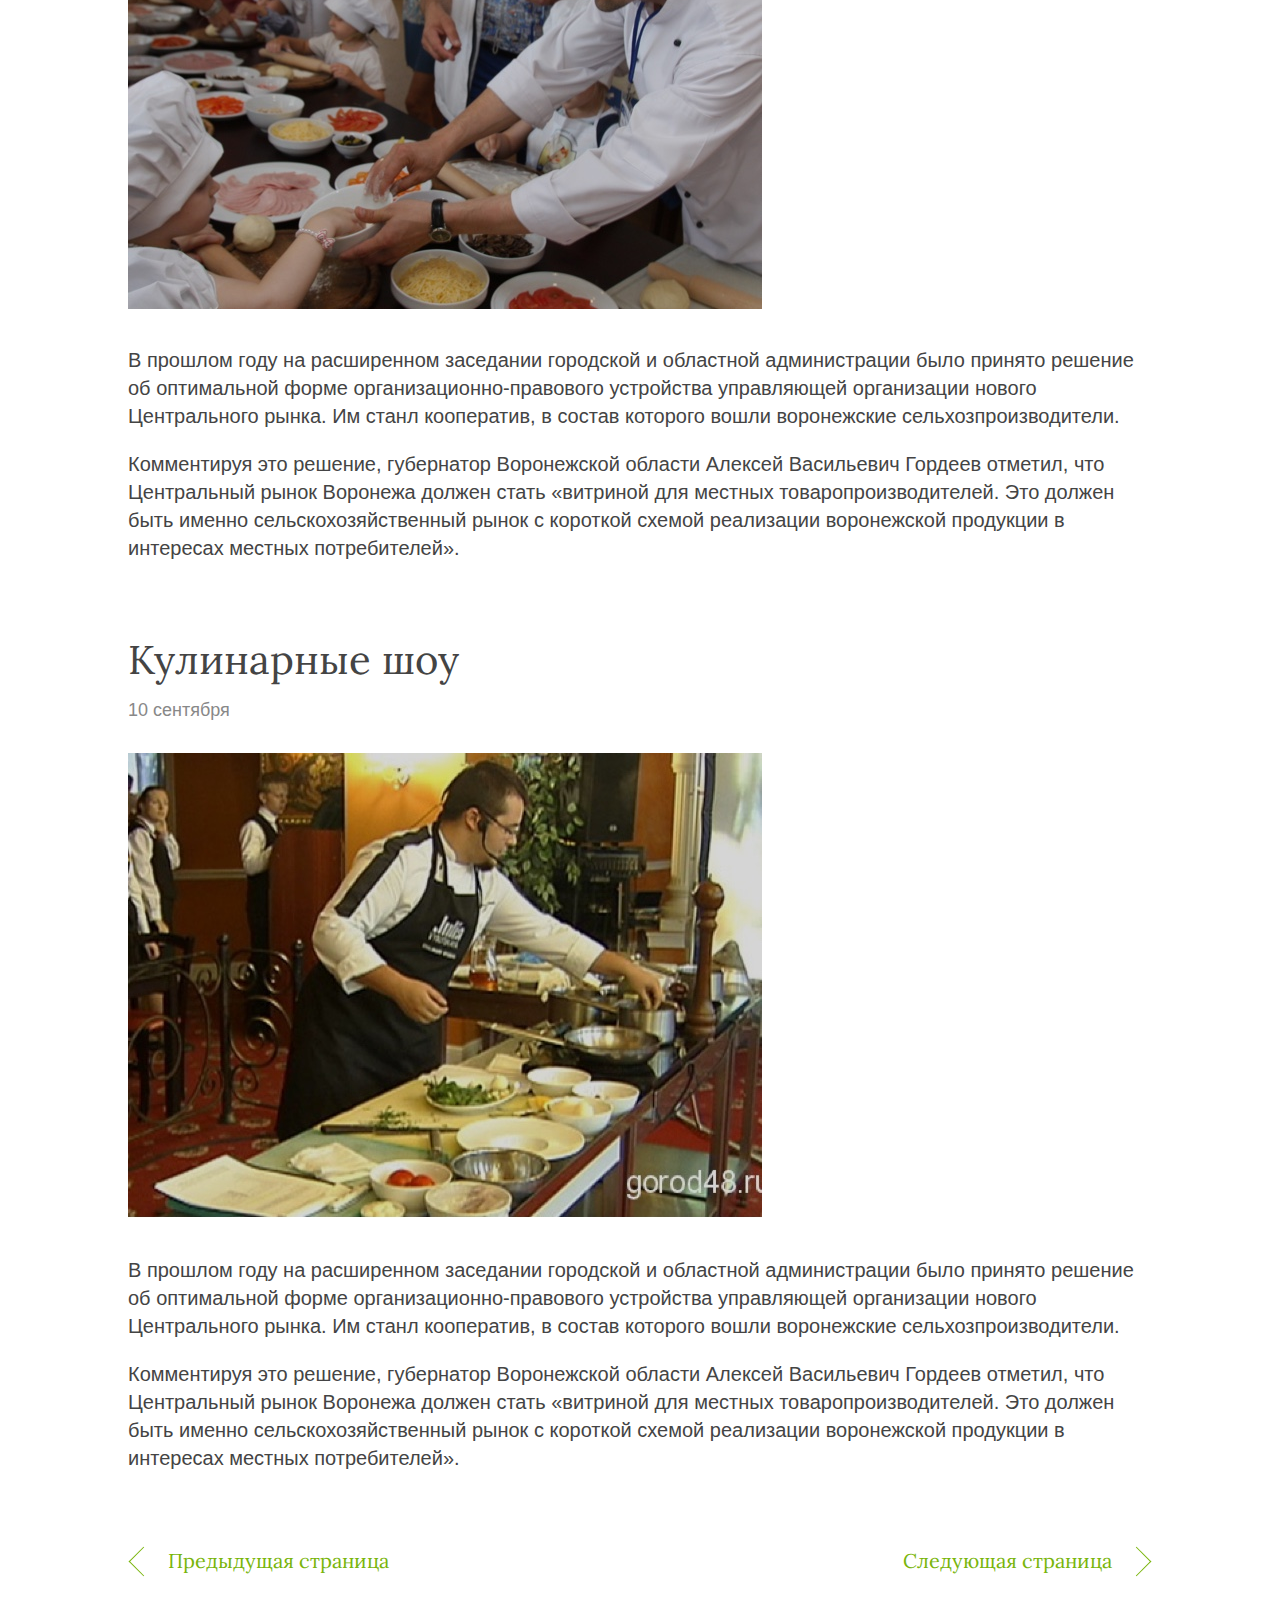
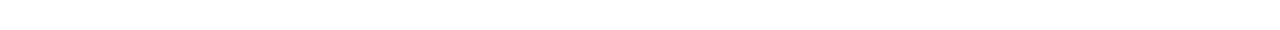
<file: news.html>
<!DOCTYPE html>
<html lang="ru">
  <head>
    <meta charset="UTF-8">
    <meta name="description" content="Любимая ферма, рынок">
    <meta name="keywords" content="Любимая ферма, рынок москва, ферма">
    <link rel="stylesheet" href="css/main.css">
    <meta name="viewport" content="width=device-width">
    <title>Наша жизнь — Любимая ферма</title>
  </head>
  <body>
    <header class="news-header"><a href="index.html">
        <h1 class="logo">Любимая ферма</h1></a>
      <h2>Наша жизнь</h2>
    </header>
    <section class="news-items">
            <article class="news-item">
              <h3>День рождения рынка</h3>
              <time>23 сентября</time><img src="img/news/birthday.jpg" alt="День рождения рынка">
              <p>15 сентября исполнилось 2 года «Любимой ферме». В этот день у нас была особая программа.</p>
              <p>В прошлом году на расширенном заседании городской и областной администрации было принято решение об оптимальной форме организационно-правового устройства управляющей организации нового Центрального рынка. Им станл кооператив, в состав которого вошли воронежские сельхозпроизводители.</p>
              <p>Комментируя это решение, губернатор Воронежской области Алексей Васильевич Гордеев отметил, что Центральный рынок Воронежа должен стать «витриной для местных товаропроизводителей. Это должен быть именно сельскохозяйственный рынок с короткой схемой реализации воронежской продукции в интересах местных потребителей».</p>
            </article>
            <article class="news-item">
              <h3>Мастер-классы</h3>
              <time>19 сентября</time><img src="img/news/master-classes.jpg" alt="Мастер-классы">
              <p>В прошлом году на расширенном заседании городской и областной администрации было принято решение об оптимальной форме организационно-правового устройства управляющей организации нового Центрального рынка. Им станл кооператив, в состав которого вошли воронежские сельхозпроизводители.</p>
              <p>Комментируя это решение, губернатор Воронежской области Алексей Васильевич Гордеев отметил, что Центральный рынок Воронежа должен стать «витриной для местных товаропроизводителей. Это должен быть именно сельскохозяйственный рынок с короткой схемой реализации воронежской продукции в интересах местных потребителей».</p>
            </article>
            <article class="news-item">
              <h3>Кулинарные шоу</h3>
              <time>10 сентября</time><img src="img/news/cooking-shows.jpg" alt="Кулинарные шоу">
              <p>В прошлом году на расширенном заседании городской и областной администрации было принято решение об оптимальной форме организационно-правового устройства управляющей организации нового Центрального рынка. Им станл кооператив, в состав которого вошли воронежские сельхозпроизводители.</p>
              <p>Комментируя это решение, губернатор Воронежской области Алексей Васильевич Гордеев отметил, что Центральный рынок Воронежа должен стать «витриной для местных товаропроизводителей. Это должен быть именно сельскохозяйственный рынок с короткой схемой реализации воронежской продукции в интересах местных потребителей».</p>
            </article>
    </section>
    <div class="news-navigation"><a href="#" class="navigation-prev">Предыдущая страница</a><a href="#" class="navigation-next">Следующая страница</a></div>
    <script src="https://ajax.googleapis.com/ajax/libs/jquery/1.12.4/jquery.min.js"></script>
    <script src="js/main.js"></script>
  </body>
</html>
</file>
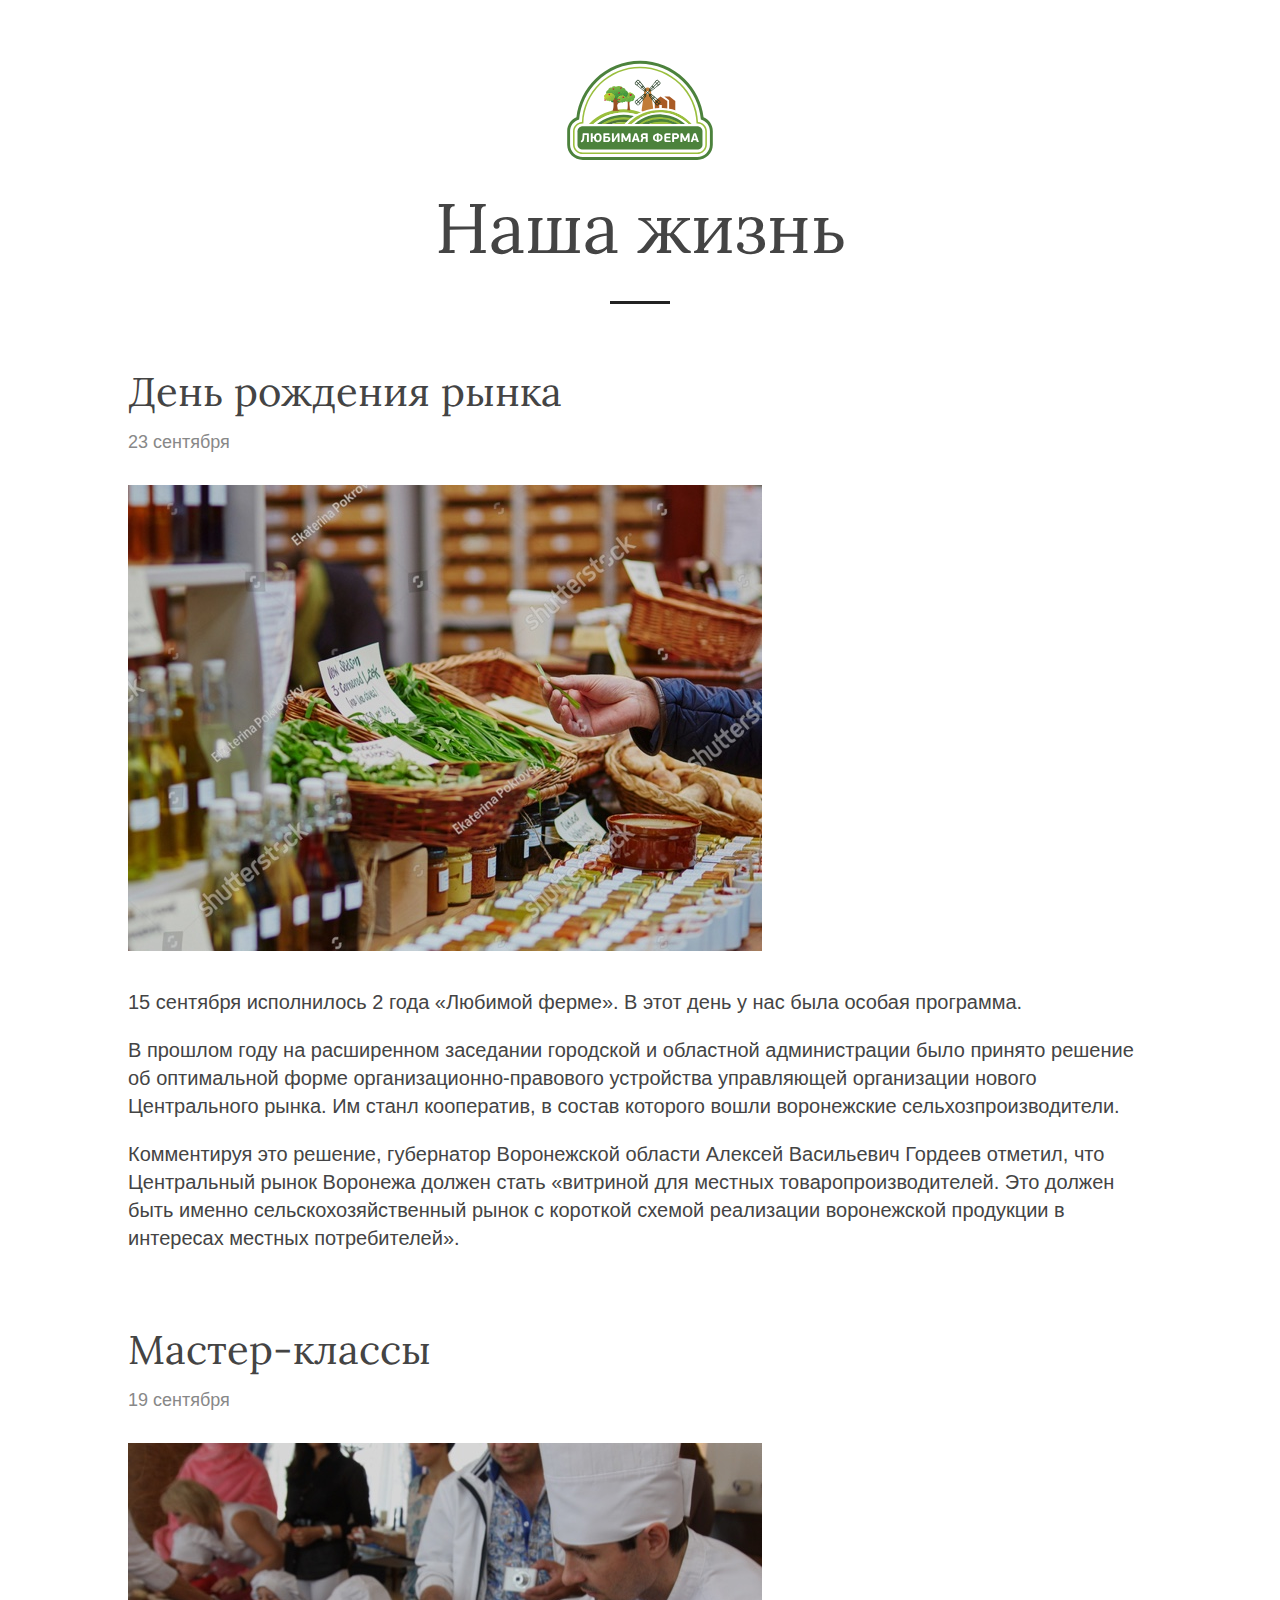
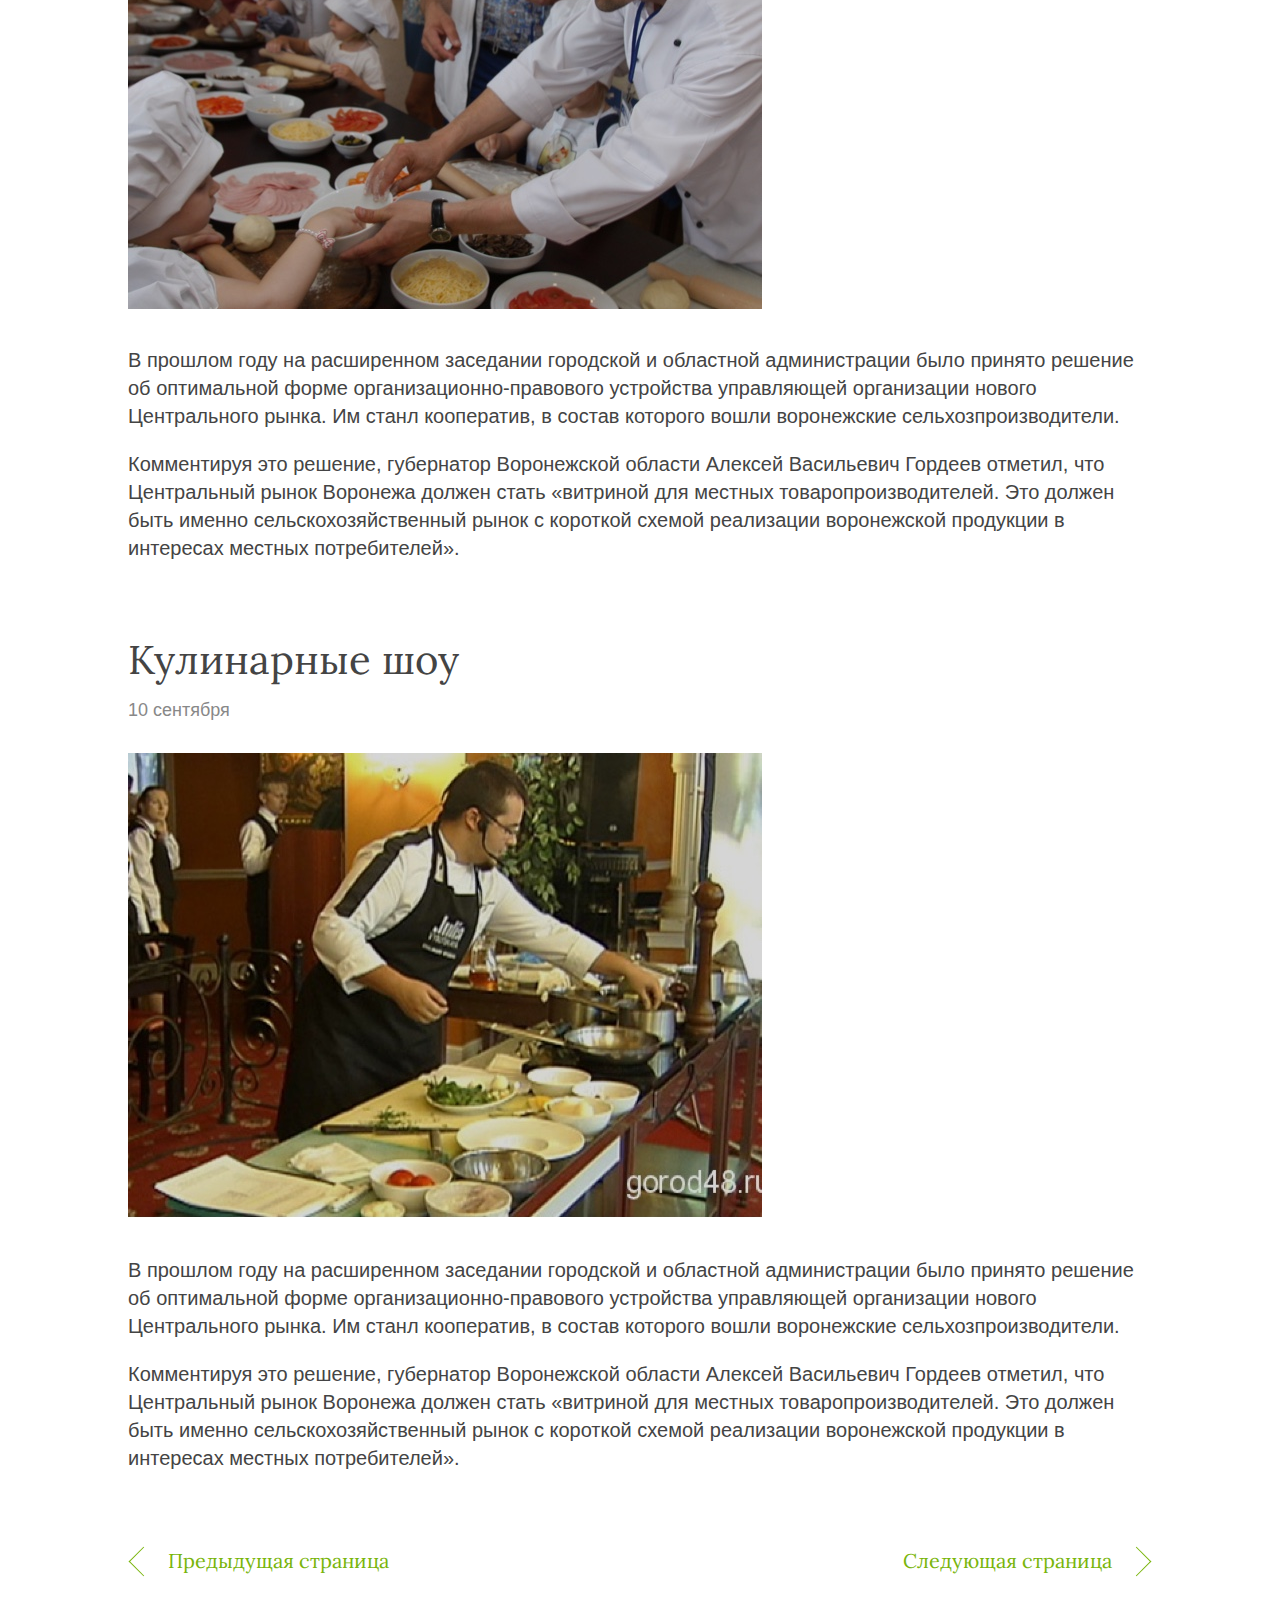
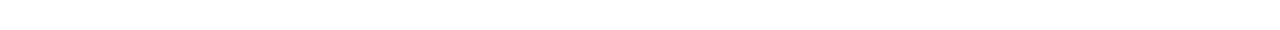
<file: public/news.html>
<!DOCTYPE html>
<html lang="ru">
  <head>
    <meta charset="UTF-8">
    <meta name="description" content="«Любимая ферма» создана для ценителей вкусной и здоровой еды.">
    <meta name="keywords" content="Любимая ферма, рынок, москва, ферма">
    <link rel="stylesheet" href="css/main.css">
    <link rel="icon" href="img/favicon.png">
    <link rel="apple-touch-icon-precomposed" sizes="152x152" href="img/apple-icon.png">
    <meta name="viewport" content="width=device-width">
    <title>Любимая ферма</title>
  </head>
  <body>
    <header class="news-header"><a href="index.html">
        <h1 class="logo">Любимая ферма</h1></a>
      <h2>Наша жизнь</h2>
    </header>
    <section class="news-items">
            <article class="news-item">
              <h3>День рождения рынка</h3>
              <time>23 сентября</time><img src="img/news/birthday.jpg" alt="День рождения рынка">
              <p>15 сентября исполнилось 2 года «Любимой ферме». В этот день у нас была особая программа.</p>
              <p>В прошлом году на расширенном заседании городской и областной администрации было принято решение об оптимальной форме организационно-правового устройства управляющей организации нового Центрального рынка. Им станл кооператив, в состав которого вошли воронежские сельхозпроизводители.</p>
              <p>Комментируя это решение, губернатор Воронежской области Алексей Васильевич Гордеев отметил, что Центральный рынок Воронежа должен стать «витриной для местных товаропроизводителей. Это должен быть именно сельскохозяйственный рынок с короткой схемой реализации воронежской продукции в интересах местных потребителей».</p>
            </article>
            <article class="news-item">
              <h3>Мастер-классы</h3>
              <time>19 сентября</time><img src="img/news/master-classes.jpg" alt="Мастер-классы">
              <p>В прошлом году на расширенном заседании городской и областной администрации было принято решение об оптимальной форме организационно-правового устройства управляющей организации нового Центрального рынка. Им станл кооператив, в состав которого вошли воронежские сельхозпроизводители.</p>
              <p>Комментируя это решение, губернатор Воронежской области Алексей Васильевич Гордеев отметил, что Центральный рынок Воронежа должен стать «витриной для местных товаропроизводителей. Это должен быть именно сельскохозяйственный рынок с короткой схемой реализации воронежской продукции в интересах местных потребителей».</p>
            </article>
            <article class="news-item">
              <h3>Кулинарные шоу</h3>
              <time>10 сентября</time><img src="img/news/cooking-shows.jpg" alt="Кулинарные шоу">
              <p>В прошлом году на расширенном заседании городской и областной администрации было принято решение об оптимальной форме организационно-правового устройства управляющей организации нового Центрального рынка. Им станл кооператив, в состав которого вошли воронежские сельхозпроизводители.</p>
              <p>Комментируя это решение, губернатор Воронежской области Алексей Васильевич Гордеев отметил, что Центральный рынок Воронежа должен стать «витриной для местных товаропроизводителей. Это должен быть именно сельскохозяйственный рынок с короткой схемой реализации воронежской продукции в интересах местных потребителей».</p>
            </article>
    </section>
    <div class="news-navigation"><a href="#" class="navigation-prev">Предыдущая страница</a><a href="#" class="navigation-next">Следующая страница</a></div>
    <script src="https://ajax.googleapis.com/ajax/libs/jquery/1.12.4/jquery.min.js"></script>
    <script src="js/main.js"></script>
  </body>
</html>
</file>
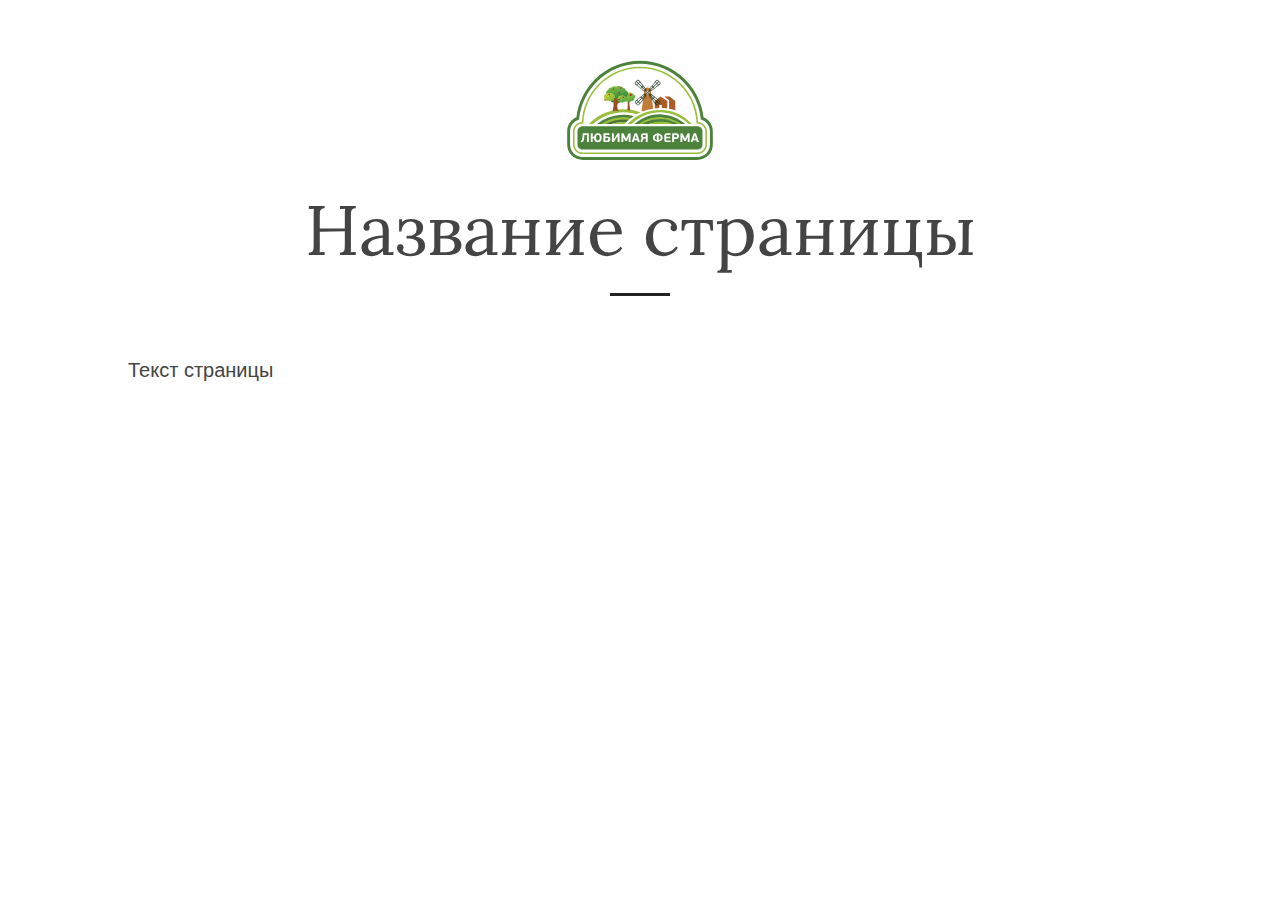
<file: public/page.html>
<!DOCTYPE html>
<html lang="ru">
  <head>
    <meta charset="UTF-8">
    <meta name="description" content="«Любимая ферма» создана для ценителей вкусной и здоровой еды.">
    <meta name="keywords" content="Любимая ферма, рынок, москва, ферма">
    <meta name="viewport" content="width=device-width">
    <meta property="og:title" content="Любимая ферма">
    <meta property="og:description" content="«Любимая ферма» создана для ценителей вкусной и здоровой еды.">
    <meta property="og:image" content="http://lyubimayaferma.ru/img/share.jpg">
    <meta property="og:url" content="http://lyubimayaferma.ru">
    <link rel="stylesheet" href="style.css">
    <link rel="icon" href="img/favicon.png">
    <link rel="apple-touch-icon-precomposed" sizes="152x152" href="img/apple-icon.png">
    <title>Название страницы</title>
  </head>
  <body>
    <header class="page-header"><a href="index.html">
        <h2 class="logo">Любимая ферма</h2></a>
      <h1>Название страницы</h1>
    </header>
    <section class="page-content">
      <p>Текст страницы</p>
    </section>
    <script src="https://ajax.googleapis.com/ajax/libs/jquery/1.12.4/jquery.min.js"></script>
    <script src="js/main.js"></script>
  </body>
</html>
</file>
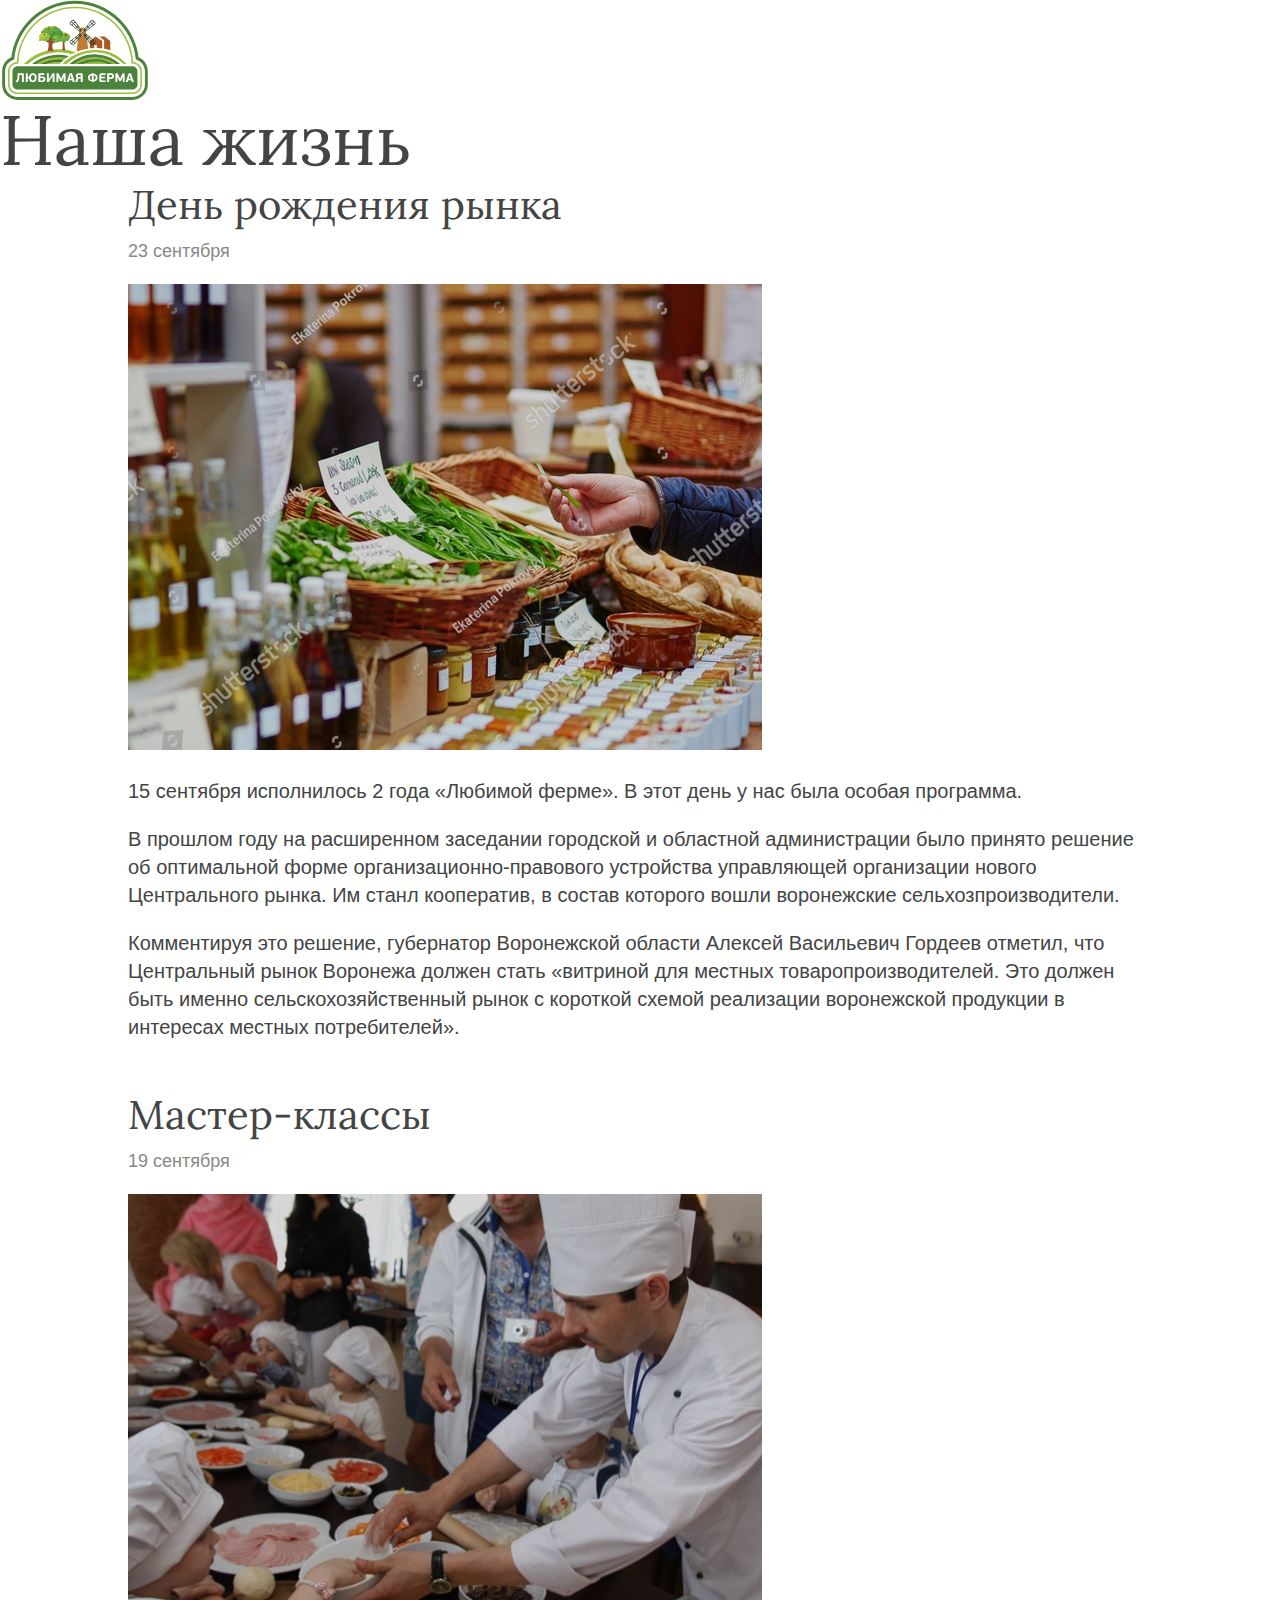
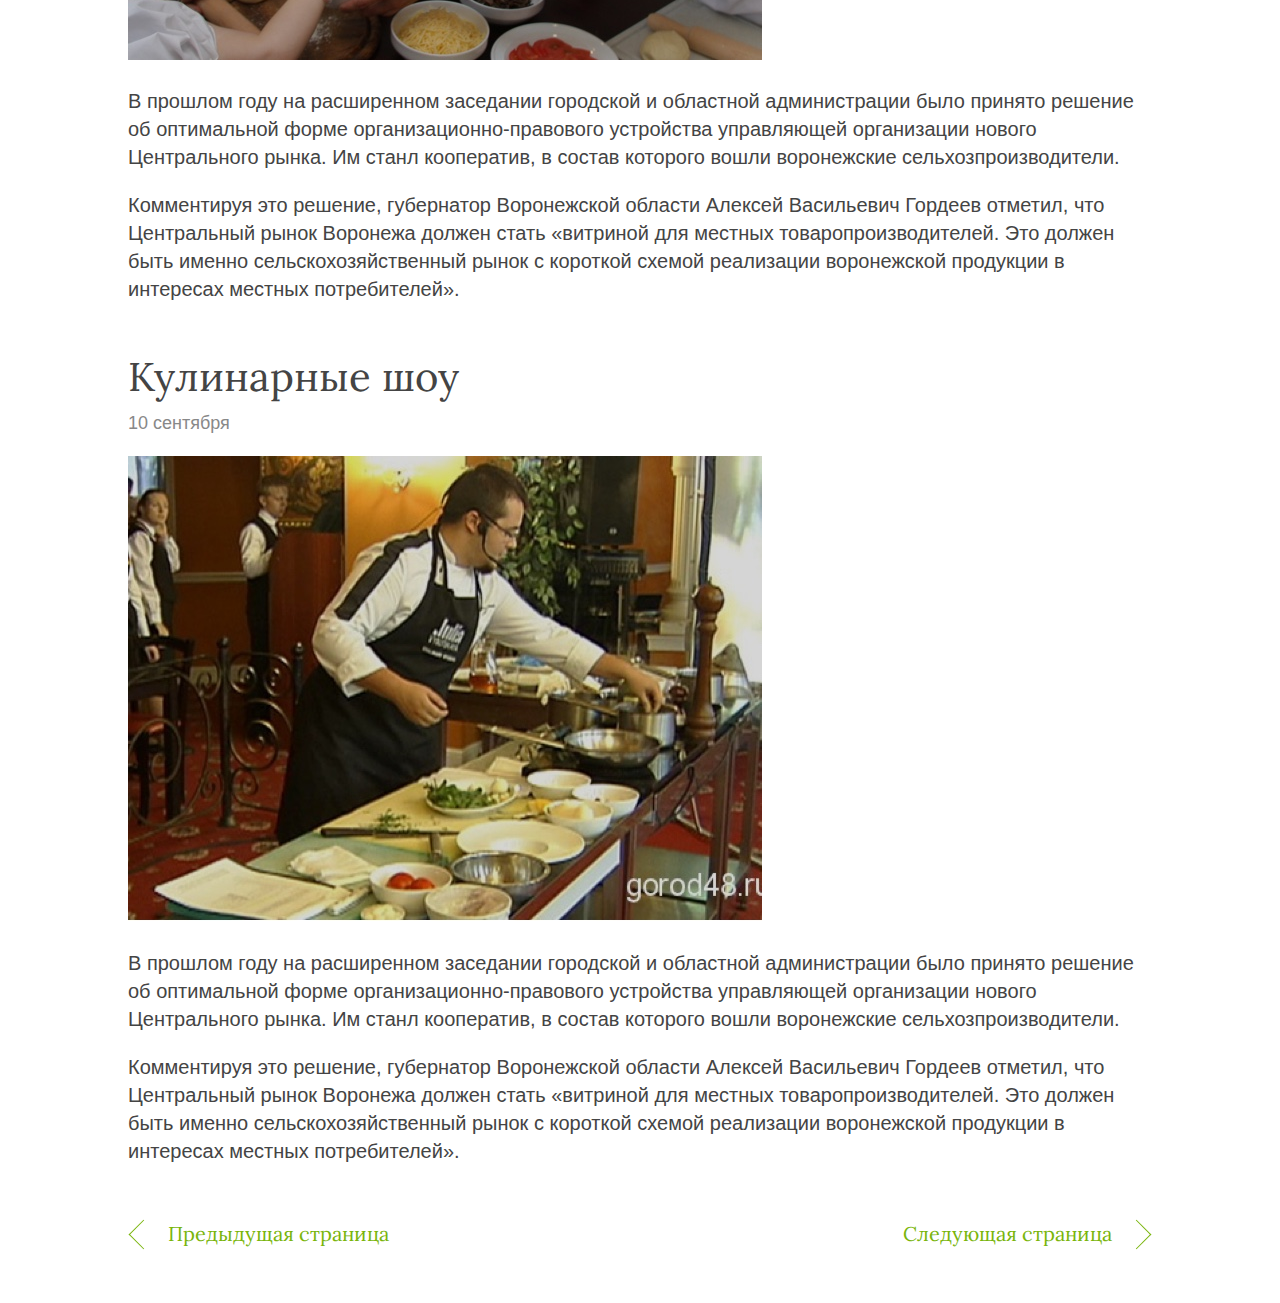
<file: public/privacy-policy.html>
<!DOCTYPE html>
<html lang="ru">
  <head>
    <meta charset="UTF-8">
    <meta name="description" content="«Любимая ферма» создана для ценителей вкусной и здоровой еды.">
    <meta name="keywords" content="Любимая ферма, рынок, москва, ферма">
    <meta name="viewport" content="width=device-width">
    <meta property="og:title" content="Любимая ферма">
    <meta property="og:description" content="«Любимая ферма» создана для ценителей вкусной и здоровой еды.">
    <meta property="og:image" content="http://lyubimayaferma.ru/img/share.jpg">
    <meta property="og:url" content="http://lyubimayaferma.ru">
    <link rel="stylesheet" href="style.css">
    <link rel="icon" href="img/favicon.png">
    <link rel="apple-touch-icon-precomposed" sizes="152x152" href="img/apple-icon.png">
    <title>Любимая ферма</title>
  </head>
  <body>
    <header class="news-header"><a href="index.html">
              <h2 class="logo">Любимая ферма</h2></a>
            <h1>Наша жизнь</h1>
    </header>
    <section class="news-items">
            <article class="news-item">
              <h3>День рождения рынка</h3>
              <time>23 сентября</time>
              <p><img src="img/news/birthday.jpg" alt="День рождения рынка"></p>
              <p>15 сентября исполнилось 2 года «Любимой ферме». В этот день у нас была особая программа.</p>
              <p>В прошлом году на расширенном заседании городской и областной администрации было принято решение об оптимальной форме организационно-правового устройства управляющей организации нового Центрального рынка. Им станл кооператив, в состав которого вошли воронежские сельхозпроизводители.</p>
              <p>Комментируя это решение, губернатор Воронежской области Алексей Васильевич Гордеев отметил, что Центральный рынок Воронежа должен стать «витриной для местных товаропроизводителей. Это должен быть именно сельскохозяйственный рынок с короткой схемой реализации воронежской продукции в интересах местных потребителей».</p>
            </article>
            <article class="news-item">
              <h3>Мастер-классы</h3>
              <time>19 сентября</time>
              <p><img src="img/news/master-classes.jpg" alt="Мастер-классы"></p>
              <p>В прошлом году на расширенном заседании городской и областной администрации было принято решение об оптимальной форме организационно-правового устройства управляющей организации нового Центрального рынка. Им станл кооператив, в состав которого вошли воронежские сельхозпроизводители.</p>
              <p>Комментируя это решение, губернатор Воронежской области Алексей Васильевич Гордеев отметил, что Центральный рынок Воронежа должен стать «витриной для местных товаропроизводителей. Это должен быть именно сельскохозяйственный рынок с короткой схемой реализации воронежской продукции в интересах местных потребителей».</p>
            </article>
            <article class="news-item">
              <h3>Кулинарные шоу</h3>
              <time>10 сентября</time>
              <p><img src="img/news/cooking-shows.jpg" alt="Кулинарные шоу"></p>
              <p>В прошлом году на расширенном заседании городской и областной администрации было принято решение об оптимальной форме организационно-правового устройства управляющей организации нового Центрального рынка. Им станл кооператив, в состав которого вошли воронежские сельхозпроизводители.</p>
              <p>Комментируя это решение, губернатор Воронежской области Алексей Васильевич Гордеев отметил, что Центральный рынок Воронежа должен стать «витриной для местных товаропроизводителей. Это должен быть именно сельскохозяйственный рынок с короткой схемой реализации воронежской продукции в интересах местных потребителей».</p>
            </article>
    </section>
    <div class="news-navigation"><a href="javascript:void(0);" class="navigation-prev">Предыдущая страница</a><a href="javascript:void(0);" class="navigation-next">Следующая страница</a>
    </div>
    <script src="https://ajax.googleapis.com/ajax/libs/jquery/1.12.4/jquery.min.js"></script>
    <script src="js/main.js"></script>
  </body>
</html>
</file>
<file: css/main.css>
@import url("https://fonts.googleapis.com/css?family=Lora&subset=cyrillic");
* {
  cursor: default;
  font-weight: inherit;
  font-family: inherit; }

div, p, body, button, h1, h2, h3, h4, img, hr, li, ul, span, section, a, nav, form, option, select, label, input, button, header, footer {
  margin: 0;
  padding: 0; }

h2 {
  font-family: "Lora", serif;
  font-size: 3.5rem;
  line-height: 1.15; }
  @media screen and (max-width: 480px) {
    h2 {
      font-size: 2rem; } }

a {
  color: #79b50b;
  text-decoration: none; }

html {
  font-family: "Tahoma", sans-serif;
  font-size: 20px;
  line-height: 1.4;
  color: #444; }
  @media screen and (max-width: 480px) {
    html {
      font-size: 16px; } }

.intro h2, .what-we-have h2, .our-life h2, .expertise h2, .count-item strong, .tenants h2, .contacts h2, .news-header h2 {
  padding-bottom: 0.5em;
  position: relative; }
  .intro h2::after, .what-we-have h2::after, .our-life h2::after, .expertise h2::after, .count-item strong::after, .tenants h2::after, .contacts h2::after, .news-header h2::after {
    content: "";
    position: absolute;
    bottom: 0;
    left: 50%;
    -webkit-transform: translateX(-50%);
    -ms-transform: translateX(-50%);
    transform: translateX(-50%);
    width: 3rem;
    height: 3px;
    background-color: #222; }
  @media screen and (max-width: 480px) {
    .intro h2::after, .what-we-have h2::after, .our-life h2::after, .expertise h2::after, .count-item strong::after, .tenants h2::after, .contacts h2::after, .news-header h2::after {
      left: 0;
      -webkit-transform: none;
      -ms-transform: none;
      transform: none;
      height: 2px; } }

.intro p, .new-format, .tenants p {
  font-family: "Lora", serif;
  font-size: 1.4rem;
  line-height: 1.3;
  color: #222; }
  .intro p strong, .new-format strong, .tenants p strong {
    color: #79b50b; }
  @media screen and (max-width: 480px) {
    .intro p, .new-format, .tenants p {
      font-size: 1.2rem; } }

.bigger-than-market, .love-our-work, .our-life, .expertise .expertise-content, .count, .footer .contacts-block, .news-item, .news-navigation {
  width: 80%;
  max-width: 1080px;
  margin-left: auto;
  margin-right: auto; }

.our-life .more-news, .callback button {
  font-size: 18px;
  line-height: 52px;
  text-align: center;
  border: none;
  border-radius: 8px;
  background-color: #79b50b;
  color: white;
  padding: 0 2.5rem;
  display: inline-block; }

.text-input {
  display: inline-block;
  border: 2px solid #aaa;
  -webkit-box-sizing: border-box;
  box-sizing: border-box;
  padding: 10px 14px;
  border-radius: 8px;
  background: white; }
  .text-input input {
    background: transparent;
    outline: none;
    border: none;
    width: 100%;
    line-height: 28px;
    font-size: 1rem; }

.logo {
  background: transparent url("../img/header/logo.svg") center/contain no-repeat;
  width: 150px;
  height: 100px;
  font-size: 0; }

.header::before {
  content: '';
  position: absolute;
  bottom: 0;
  left: 0;
  right: 0;
  height: 2.5rem;
  background: url("../img/header/cutoff.png") center/contain repeat-x; }

@media screen and (max-width: 480px) {
  .header::before {
    height: 2rem; } }

.header h2 {
  margin-top: 50px; }
  .header h2 span {
    display: block; }

.header p {
  margin-top: 30px;
  color: #ddd; }

@media screen and (max-width: 480px) {
  .header h2 {
    margin-top: 20px; } }

.header {
  position: relative;
  display: -webkit-box;
  display: -webkit-flex;
  display: -ms-flexbox;
  display: flex;
  -webkit-box-orient: vertical;
  -webkit-box-direction: normal;
  -webkit-flex-direction: column;
  -ms-flex-direction: column;
  flex-direction: column;
  -webkit-box-align: center;
  -webkit-align-items: center;
  -ms-flex-align: center;
  align-items: center;
  -webkit-box-pack: center;
  -webkit-justify-content: center;
  -ms-flex-pack: center;
  justify-content: center;
  -webkit-box-sizing: border-box;
  box-sizing: border-box;
  height: 85%;
  height: 85vh;
  min-height: 600px;
  padding: 0 40px 5%;
  background: black url("../img/header/bg.jpg") center/cover no-repeat;
  color: white;
  text-align: center; }
  @media screen and (max-width: 480px) {
    .header {
      min-height: 400px;
      height: 85%;
      height: 85vh; } }

.intro {
  width: 80%;
  max-width: 840px;
  margin-left: auto;
  margin-right: auto;
  text-align: center; }
  .intro h2 {
    color: black; }
  .intro p {
    margin-top: 30px; }
  @media screen and (max-width: 768px) {
    .intro {
      text-align: left; }
      .intro h2::after {
        left: 0;
        -webkit-transform: none;
        -ms-transform: none;
        transform: none; }
      .intro .cont {
        display: block;
        margin-top: 0.5em; } }

.bigger-than-market {
  display: -webkit-box;
  display: -webkit-flex;
  display: -ms-flexbox;
  display: flex;
  -webkit-box-align: center;
  -webkit-align-items: center;
  -ms-flex-align: center;
  align-items: center; }
  .bigger-than-market::before {
    content: '';
    display: block;
    width: 22.5rem;
    height: 18rem;
    background: url("../img/mission/more.jpg") center/contain no-repeat; }
  .bigger-than-market .text {
    width: 520px;
    margin-left: 60px; }
  @media screen and (max-width: 768px) {
    .bigger-than-market::before {
      width: 16rem;
      height: 12.8rem; } }
  @media screen and (max-width: 480px) {
    .bigger-than-market {
      -webkit-box-orient: vertical;
      -webkit-box-direction: normal;
      -webkit-flex-direction: column;
      -ms-flex-direction: column;
      flex-direction: column;
      -webkit-box-sizing: border-box;
      box-sizing: border-box; }
      .bigger-than-market .text {
        width: auto;
        margin: 40px 0 0; } }

.new-format {
  width: 640px;
  border: solid 3px #79b50b;
  -webkit-box-sizing: border-box;
  box-sizing: border-box;
  padding: 50px 80px 60px;
  margin-left: auto;
  margin-right: auto; }
  @media screen and (max-width: 480px) {
    .new-format {
      border: none;
      padding-top: 1.5rem; }
      .new-format::before {
        content: '';
        position: absolute;
        width: 2.5rem;
        height: 2px;
        top: 0;
        left: 20px;
        background-color: #79b50b; } }

.invitation {
  font-size: 1.4rem;
  color: #79b50b;
  padding-top: 1.5rem;
  position: relative;
  font-family: "Lora", serif; }
  .invitation:before {
    content: '';
    position: absolute;
    top: 0;
    width: 60px;
    height: 3px;
    background-color: #79b50b; }

.love-our-work .text {
  width: 350px;
  position: relative;
  padding-top: 120px; }
  .love-our-work .text::before {
    content: '';
    position: absolute;
    width: 745px;
    height: 100%;
    top: 0;
    left: 410px;
    background: url("../img/mission/love.jpg") center/cover no-repeat; }
  .love-our-work .text p + p {
    margin-top: 1em; }
  @media screen and (max-width: 768px) {
    .love-our-work .text::before {
      width: 500px;
      left: 370px; } }
  @media screen and (max-width: 480px) {
    .love-our-work .text {
      width: auto;
      padding-top: 0; }
      .love-our-work .text::before {
        position: static;
        display: block;
        width: auto;
        height: 0;
        padding-top: 80%;
        margin: 0 -20px 2rem; } }

.love-our-work {
  -webkit-box-sizing: border-box;
  box-sizing: border-box;
  height: 655px; }
  .love-our-work .invitation {
    margin-top: 2rem; }
  @media screen and (max-width: 480px) {
    .love-our-work {
      height: auto; } }

.mission {
  padding-top: 3.5rem;
  padding-bottom: 6.5rem;
  overflow: hidden; }
  .mission h3 {
    font-size: 0.85rem;
    letter-spacing: 0.2em;
    color: #aaa;
    text-transform: uppercase;
    margin-bottom: 15px; }
  .mission .intro {
    margin-bottom: 80px; }
  .mission .new-format {
    margin-top: 55px;
    margin-bottom: -35px;
    z-index: 1;
    position: relative; }
  @media screen and (max-width: 1024px) {
    .mission {
      padding-bottom: 3.5rem; } }
  @media screen and (max-width: 480px) {
    .mission {
      padding-top: 2rem;
      padding-bottom: 4rem; }
      .mission .new-format {
        margin-bottom: 0; }
      .mission .intro,
      .mission .bigger-than-market,
      .mission .new-format,
      .mission .love-our-work {
        width: auto;
        padding-left: 20px;
        padding-right: 20px; } }

.product-item {
  position: relative;
  width: 33%;
  padding-top: 5.5rem;
  font-size: 0.9rem; }
  .product-item::before {
    content: '';
    position: absolute;
    top: 0;
    left: 50%;
    -webkit-transform: translateX(-50%);
    -ms-transform: translateX(-50%);
    transform: translateX(-50%);
    width: 6.4rem;
    height: 5rem;
    background-position: center;
    background-size: cover;
    background-repeat: no-repeat; }
  @media screen and (max-width: 480px) {
    .product-item {
      font-size: 0.75rem;
      padding-top: 3.4rem; }
      .product-item::before {
        width: 3.75rem;
        height: 2.9rem; } }

.product {
  list-style: none;
  display: -webkit-box;
  display: -webkit-flex;
  display: -ms-flexbox;
  display: flex;
  -webkit-justify-content: space-around;
  -ms-flex-pack: distribute;
  justify-content: space-around;
  -webkit-flex-wrap: wrap;
  -ms-flex-wrap: wrap;
  flex-wrap: wrap;
  -webkit-box-align: center;
  -webkit-align-items: center;
  -ms-flex-align: center;
  align-items: center;
  height: 22rem;
  max-width: 700px;
  width: 80%;
  width: 80vw; }
  @media screen and (max-width: 480px) {
    .product {
      height: 14rem;
      width: 100%; } }

.what-we-have {
  height: 100vh;
  height: 100%;
  max-height: 800px;
  background: url("../img/what-we-have/bg.jpg") center/cover no-repeat;
  text-align: center;
  padding: 90px;
  -webkit-box-sizing: border-box;
  box-sizing: border-box;
  color: white; }
  .what-we-have .product {
    margin: auto; }
  .what-we-have h2 {
    margin-bottom: 20px; }
    .what-we-have h2::after {
      background-color: white; }
  .what-we-have .veg::before {
    background-image: url("../img/what-we-have/product/veg.png"); }
  .what-we-have .meat::before {
    background-image: url("../img/what-we-have/product/meat.png"); }
  .what-we-have .candy::before {
    background-image: url("../img/what-we-have/product/candy.png"); }
  .what-we-have .tea::before {
    background-image: url("../img/what-we-have/product/tea.png"); }
  .what-we-have .milk::before {
    background-image: url("../img/what-we-have/product/milk.png"); }
  .what-we-have .soap::before {
    background-image: url("../img/what-we-have/product/soap.png"); }
  @media screen and (max-width: 480px) {
    .what-we-have {
      height: auto;
      padding: 3rem 20px; }
      .what-we-have h2::after {
        left: 50%;
        -webkit-transform: translateX(-50%);
        -ms-transform: translateX(-50%);
        transform: translateX(-50%); } }

.news-preview {
  -webkit-box-shadow: 0 2px 12px 0 rgba(0, 0, 0, 0.04);
  box-shadow: 0 2px 12px 0 rgba(0, 0, 0, 0.04);
  border: solid 1px #eeeeee;
  width: 320px;
  height: 400px;
  text-align: left;
  position: relative; }
  .news-preview a {
    color: inherit; }
    .news-preview a::before {
      content: '';
      position: absolute;
      top: 0;
      bottom: 0;
      left: 0;
      right: 0; }
  .news-preview h3 {
    font-size: 1.25rem;
    font-family: "Lora", serif; }
  .news-preview time {
    display: block;
    color: #888;
    font-size: 0.8rem;
    margin-bottom: 1em; }
  .news-preview p {
    font-size: 0.9rem; }
  .news-preview .text {
    padding: 0 20px 20px; }
  .news-preview .image {
    width: 100%;
    padding-top: 65%;
    margin-bottom: 20px;
    background-position: center;
    background-size: cover;
    background-repeat: no-repeat; }
  @media screen and (max-width: 1024px) {
    .news-preview {
      width: 100%;
      border: none;
      height: auto;
      margin-bottom: 3rem; }
      .news-preview:last-of-type {
        margin-bottom: 0; }
      .news-preview .text {
        padding: 0; } }

.our-life {
  padding-top: 3rem;
  padding-bottom: 3rem;
  text-align: center; }
  .our-life .news-previews {
    margin-top: 50px;
    margin-bottom: 2rem;
    display: -webkit-box;
    display: -webkit-flex;
    display: -ms-flexbox;
    display: flex;
    -webkit-box-pack: justify;
    -webkit-justify-content: space-between;
    -ms-flex-pack: justify;
    justify-content: space-between; }
  @media screen and (max-width: 1024px) {
    .our-life {
      padding-top: 5rem;
      width: 100%;
      padding-left: 20px;
      padding-right: 20px;
      -webkit-box-sizing: border-box;
      box-sizing: border-box; }
      .our-life h2 {
        text-align: left; }
      .our-life .news-previews {
        -webkit-box-orient: vertical;
        -webkit-box-direction: normal;
        -webkit-flex-direction: column;
        -ms-flex-direction: column;
        flex-direction: column; }
        .our-life .news-previews:first-of-type {
          margin-top: 1.5rem; }
      .our-life .more-news {
        width: 100%;
        padding: 0; } }

.expertise .text {
  padding: 80px 0;
  -webkit-box-sizing: border-box;
  box-sizing: border-box;
  position: relative;
  width: 480px; }
  .expertise .text::after {
    content: '';
    position: absolute;
    width: 720px;
    height: 440px;
    background: url("../img/expertise.jpg") center/contain no-repeat;
    right: 500px;
    bottom: 0; }
  @media screen and (max-width: 1248px) {
    .expertise .text {
      width: 400px;
      padding: 80px 0 40px; }
      .expertise .text::after {
        right: 420px; } }
  @media screen and (max-width: 480px) {
    .expertise .text {
      width: auto;
      padding: 2.5rem 0 0; }
      .expertise .text::after {
        position: static;
        display: block;
        width: 100%;
        height: 0;
        padding-top: 60%;
        margin-top: 30px; } }

.expertise {
  background-color: #fafafa; }
  .expertise h2 {
    text-align: left; }
    .expertise h2:after {
      left: 0;
      -webkit-transform: none;
      -ms-transform: none;
      transform: none; }
  .expertise p {
    margin-top: 30px;
    color: #444; }
  .expertise .expertise-content {
    display: -webkit-box;
    display: -webkit-flex;
    display: -ms-flexbox;
    display: flex;
    -webkit-box-pack: end;
    -webkit-justify-content: flex-end;
    -ms-flex-pack: end;
    justify-content: flex-end; }
  @media screen and (max-width: 480px) {
    .expertise .expertise-content {
      width: auto;
      padding-left: 20px;
      padding-right: 20px; } }

.count-item strong {
  display: inline-block;
  font-family: "Lora", serif;
  font-size: 6rem;
  color: #79b50b;
  line-height: 0.75;
  padding-bottom: 0.2em; }
  .count-item strong::after {
    background-color: #79b50b; }

.count-item p {
  max-width: 12rem;
  line-height: 1.2;
  color: #666;
  margin: 10px auto 0; }

@media screen and (max-width: 1024px) {
  .count-item strong {
    font-size: 5rem; } }

@media screen and (max-width: 480px) {
  .count-item {
    display: -webkit-box;
    display: -webkit-flex;
    display: -ms-flexbox;
    display: flex;
    -webkit-box-align: end;
    -webkit-align-items: flex-end;
    -ms-flex-align: end;
    align-items: flex-end; }
    .count-item strong {
      padding-bottom: 0;
      font-size: 4rem;
      margin-right: 1rem; }
      .count-item strong::after {
        content: none; } }

.count {
  display: -webkit-box;
  display: -webkit-flex;
  display: -ms-flexbox;
  display: flex;
  -webkit-justify-content: space-around;
  -ms-flex-pack: distribute;
  justify-content: space-around;
  -webkit-box-align: start;
  -webkit-align-items: flex-start;
  -ms-flex-align: start;
  align-items: flex-start;
  text-align: center;
  padding: 4.5rem 0; }
  @media screen and (max-width: 1024px) {
    .count {
      padding: 3rem 0;
      width: auto; } }
  @media screen and (max-width: 480px) {
    .count {
      padding: 3rem 20px;
      -webkit-box-orient: vertical;
      -webkit-box-direction: normal;
      -webkit-flex-direction: column;
      -ms-flex-direction: column;
      flex-direction: column;
      text-align: left; }
      .count .count-item:not(:first-child) {
        margin-top: 2rem; } }

.features-item {
  width: 10rem;
  display: -webkit-box;
  display: -webkit-flex;
  display: -ms-flexbox;
  display: flex;
  -webkit-box-orient: vertical;
  -webkit-box-direction: normal;
  -webkit-flex-direction: column;
  -ms-flex-direction: column;
  flex-direction: column;
  -webkit-box-align: center;
  -webkit-align-items: center;
  -ms-flex-align: center;
  align-items: center; }
  .features-item:not(:last-child) {
    margin-right: 3rem; }
  .features-item::before {
    content: "";
    margin-bottom: 0.5rem;
    background-position: center;
    background-size: contain;
    background-repeat: no-repeat;
    width: 6rem;
    height: 6rem;
    -webkit-flex-shrink: 0;
    -ms-flex-negative: 0;
    flex-shrink: 0; }
  @media screen and (max-width: 1024px) {
    .features-item:not(:last-child) {
      margin-right: 1rem; } }
  @media screen and (max-width: 480px) {
    .features-item {
      -webkit-box-orient: horizontal;
      -webkit-box-direction: normal;
      -webkit-flex-direction: row;
      -ms-flex-direction: row;
      flex-direction: row;
      width: auto; }
      .features-item:not(:last-child) {
        margin-right: 0;
        margin-bottom: 0.5rem; }
      .features-item::before {
        margin-bottom: 0;
        margin-right: 1rem;
        width: 5rem;
        height: 5rem; } }

.features {
  display: -webkit-box;
  display: -webkit-flex;
  display: -ms-flexbox;
  display: flex;
  -webkit-justify-content: space-around;
  -ms-flex-pack: distribute;
  justify-content: space-around;
  font-size: 0.9rem; }
  .features .free {
    color: #79b50b; }
  .features .free::before {
    background-image: url("../img/tenants/free.svg"); }
  .features .place::before {
    background-image: url("../img/tenants/place.svg"); }
  .features .seo::before {
    background-image: url("../img/tenants/seo.svg"); }
  @media screen and (max-width: 1024px) {
    .features {
      -webkit-box-pack: center;
      -webkit-justify-content: center;
      -ms-flex-pack: center;
      justify-content: center; } }
  @media screen and (max-width: 480px) {
    .features {
      -webkit-box-orient: vertical;
      -webkit-box-direction: normal;
      -webkit-flex-direction: column;
      -ms-flex-direction: column;
      flex-direction: column; } }

.callback:not([data-callback-state=button]) [data-callback-show] {
  display: none; }

.callback:not([data-callback-state=form]) [data-callback-form] {
  display: none; }

.callback button,
.callback .text-input {
  vertical-align: bottom; }

.callback .text-input {
  width: 13.5rem; }

@media screen and (max-width: 480px) {
  .callback {
    width: 100%; }
    .callback .text-input,
    .callback button {
      width: 100%; }
    .callback .text-input {
      margin-bottom: 1rem; } }

.tenants {
  background-color: #fafafa;
  padding: 3rem 0;
  display: -webkit-box;
  display: -webkit-flex;
  display: -ms-flexbox;
  display: flex;
  -webkit-box-orient: vertical;
  -webkit-box-direction: normal;
  -webkit-flex-direction: column;
  -ms-flex-direction: column;
  flex-direction: column;
  -webkit-box-align: center;
  -webkit-align-items: center;
  -ms-flex-align: center;
  align-items: center;
  -webkit-box-pack: center;
  -webkit-justify-content: center;
  -ms-flex-pack: center;
  justify-content: center;
  text-align: center; }
  .tenants p {
    margin-top: 20px;
    margin-bottom: 20px;
    max-width: 39rem; }
    .tenants p span {
      color: #79b50b; }
  .tenants .features {
    margin-bottom: 2.5rem; }
  @media screen and (max-width: 480px) {
    .tenants {
      padding-left: 20px;
      padding-right: 20px;
      text-align: left;
      -webkit-box-align: start;
      -webkit-align-items: flex-start;
      -ms-flex-align: start;
      align-items: flex-start; }
      .tenants p {
        width: auto; }
      .tenants .features {
        margin-bottom: 1.5rem; } }

.contacts {
  max-width: 24rem;
  -webkit-box-sizing: border-box;
  box-sizing: border-box;
  padding: 2rem 2.5rem;
  background-color: white;
  font-size: 0.9rem;
  border: 1px solid #BED88F; }
  .contacts h2 {
    color: #79b50b;
    font-size: 2rem;
    margin-bottom: 0.5em; }
    .contacts h2:after {
      background: #79b50b;
      left: 0;
      -webkit-transform: none;
      -ms-transform: none;
      transform: none; }
  .contacts p + p {
    margin-top: 0.5em; }
  .contacts a[href^=tel] {
    color: inherit; }
  @media screen and (max-width: 1024px) {
    .contacts {
      max-width: 18rem;
      padding: 1.5rem 2rem; }
      .contacts h2 {
        display: none; } }
  @media screen and (max-width: 480px) {
    .contacts {
      max-width: none;
      padding-left: 20px;
      padding-right: 20px;
      border: none;
      font-size: 1rem; }
      .contacts h2 {
        display: block;
        font-size: 1.8rem; } }

.footer {
  height: 35rem;
  background: #F3F9E9 url(../img/footer.jpg) center/cover no-repeat; }
  .footer .contacts-block {
    padding-top: 4%; }
  @media screen and (max-width: 1024px) {
    .footer {
      height: 25rem; }
      .footer .contacts-block {
        width: auto;
        padding: 1rem; } }
  @media screen and (max-width: 480px) {
    .footer {
      margin-top: 12rem;
      position: relative;
      height: 14rem; }
      .footer .contacts-block {
        position: absolute;
        padding: 0;
        top: -12rem; } }

.news-header {
  display: -webkit-box;
  display: -webkit-flex;
  display: -ms-flexbox;
  display: flex;
  -webkit-box-orient: vertical;
  -webkit-box-direction: normal;
  -webkit-flex-direction: column;
  -ms-flex-direction: column;
  flex-direction: column;
  -webkit-box-align: center;
  -webkit-align-items: center;
  -ms-flex-align: center;
  align-items: center;
  padding-top: 3rem;
  padding-bottom: 3rem; }
  .news-header h2 {
    margin-top: 0.4em; }
  @media screen and (max-width: 480px) {
    .news-header h2 {
      font-size: 3rem; }
      .news-header h2:after {
        left: 50%;
        -webkit-transform: translateX(-50%);
        -ms-transform: translateX(-50%);
        transform: translateX(-50%); } }

.news-item {
  padding-bottom: 50px; }
  .news-item h3 {
    font-family: "Lora", serif;
    padding-bottom: 10px;
    font-size: 40px; }
  .news-item time {
    display: block;
    font-size: 18px;
    color: #888; }
  .news-item img {
    margin-bottom: 30px;
    margin-top: 30px; }
  .news-item p {
    padding-bottom: 20px; }
  @media screen and (max-width: 1024px) {
    .news-item {
      overflow: hidden;
      width: 100%;
      -webkit-box-sizing: border-box;
      box-sizing: border-box;
      padding-left: 20px;
      padding-right: 20px; }
      .news-item h3 {
        font-size: 2rem; }
      .news-item img {
        margin-left: -20px; } }

.news-navigation {
  margin-bottom: 50px;
  display: -webkit-box;
  display: -webkit-flex;
  display: -ms-flexbox;
  display: flex;
  -webkit-box-pack: justify;
  -webkit-justify-content: space-between;
  -ms-flex-pack: justify;
  justify-content: space-between;
  -webkit-box-sizing: border-box;
  box-sizing: border-box; }
  .news-navigation a {
    cursor: pointer;
    padding: 5px 0;
    position: relative;
    font-family: "Lora", serif;
    color: #79b50b; }
    .news-navigation a:before {
      position: absolute;
      top: 9px;
      content: "";
      width: 20px;
      height: 20px;
      -webkit-transform: rotate(-45deg);
      -ms-transform: rotate(-45deg);
      transform: rotate(-45deg);
      border: solid 1px #79b50b;
      border-bottom: transparent;
      border-right: transparent; }
    .news-navigation a.navigation-prev {
      padding-left: 40px; }
      .news-navigation a.navigation-prev:before {
        left: 5px; }
    .news-navigation a.navigation-next {
      padding-right: 40px; }
      .news-navigation a.navigation-next:before {
        right: 5px;
        -webkit-transform: rotate(135deg);
        -ms-transform: rotate(135deg);
        transform: rotate(135deg); }
  @media screen and (max-width: 1024px) {
    .news-navigation {
      width: 100%;
      padding-left: 20px;
      padding-right: 20px; }
      .news-navigation a {
        font-size: 0.7rem;
        width: 80px; }
        .news-navigation a:before {
          width: 30px;
          height: 10px;
          top: 15px; }
        .news-navigation a.navigation-prev {
          padding-left: 20px; }
        .news-navigation a.navigation-next {
          padding-right: 20px;
          text-align: right; } }
  @media screen and (max-width: 560px) {
    .news-navigation a:before {
      width: 5px;
      height: 5px; } }
</file>
<file: public/style.css>
@import url("https://fonts.googleapis.com/css?family=Lora&subset=cyrillic");*{cursor:default;font-weight:inherit;font-family:inherit}div,p,body,button,h1,h2,h3,h4,img,hr,li,ul,span,section,a,nav,form,option,select,label,input,button,header,footer{margin:0;padding:0}h1,h2{font-family:"Lora",serif;font-size:3.5rem;line-height:1.15}@media screen and (max-width: 480px){h1,h2{font-size:2rem}}a{color:#79b50b;text-decoration:none;padding-bottom:0.1em}a:not([href^=tel]){border-bottom:solid 1px}html{font-family:"Tahoma",sans-serif;font-size:20px;line-height:1.4;color:#444}@media screen and (max-width: 480px){html{font-size:16px}}.page-header h1,.intro h2,.what-we-have h2,.our-life h2,.expertise h2,.count-item strong,.tenants h2,.contacts h2{padding-bottom:25px;position:relative;font-family:"Lora",serif}.page-header h1::after,.intro h2::after,.what-we-have h2::after,.our-life h2::after,.expertise h2::after,.count-item strong::after,.tenants h2::after,.contacts h2::after{content:"";position:absolute;bottom:0;left:50%;-webkit-transform:translateX(-50%);transform:translateX(-50%);width:3rem;height:3px;background-color:#222}@media screen and (max-width: 480px){.page-header h1::after,.intro h2::after,.what-we-have h2::after,.our-life h2::after,.expertise h2::after,.count-item strong::after,.tenants h2::after,.contacts h2::after{left:0;-webkit-transform:none;transform:none;height:2px}}.intro p,.new-format,.tenants p{font-family:"Lora",serif;font-size:1.4rem;line-height:1.3;color:#222}.intro p strong,.new-format strong,.tenants p strong{color:#79b50b}@media screen and (max-width: 480px){.intro p,.new-format,.tenants p{font-size:1.2rem}}.page-header,.page-content,.news-item,.menu ul,.bigger-than-market,.love-our-work,.our-life,.expertise .expertise-content,.count,.social .social-content,.map .contacts-block,.footer,.news-navigation{width:80%;max-width:1080px;margin-left:auto;margin-right:auto}.our-life .more-news,.callback button{font-size:18px;line-height:48px;text-align:center;border:none;border-radius:8px;background-color:#79b50b;color:white;padding:0 2.5rem;display:inline-block;box-shadow:0 4px 0 #5F8B10}.text-input{display:inline-block;border:2px solid #aaa;box-sizing:border-box;padding:10px 14px;border-radius:8px;background:white}.text-input input{background:transparent;outline:none;border:none;width:100%;line-height:28px;font-size:1rem}.text-input.error{border-color:#79b50b}.text-input.disabled{pointer-events:none;opacity:0.2}.logo{background:transparent url("img/header/logo.svg") center/contain no-repeat;width:150px;height:100px;font-size:0}.mission h3,.social h3{font-size:0.85rem;letter-spacing:0.2em;color:#aaa;text-transform:uppercase}.page-header{display:-webkit-box;display:-ms-flexbox;display:flex;-webkit-box-orient:vertical;-webkit-box-direction:normal;-ms-flex-direction:column;flex-direction:column;-webkit-box-align:center;-ms-flex-align:center;align-items:center;padding-top:3rem;padding-bottom:3rem;text-align:center}.page-header a{border-bottom:none}.page-header h1{margin-top:0.4em}@media screen and (max-width: 1024px){.page-header{padding-left:20px;padding-right:20px;width:auto}.page-header h1{font-size:1.6rem;text-align:center;margin-top:1em}.page-header h1:after{left:50%;-webkit-transform:translateX(-50%);transform:translateX(-50%)}}.page-content p:not(:first-child),.news-item p:not(:first-child),.page-content ul:not(:first-child),.news-item ul:not(:first-child){margin-top:1rem}.page-content ul,.news-item ul{padding-left:2em}@media screen and (max-width: 1024px){.page-content,.news-item{padding-left:20px;padding-right:20px;padding-bottom:2rem;width:auto}}.menu{color:#ddd;line-height:48px;font-size:0.6rem;text-transform:uppercase;letter-spacing:0.15em;position:absolute;top:0;left:0;right:0;z-index:1000;white-space:nowrap}.menu ul{list-style:none;display:-webkit-box;display:-ms-flexbox;display:flex;-webkit-box-pack:justify;-ms-flex-pack:justify;justify-content:space-between;max-width:700px}.menu a{color:inherit;display:inline-block;padding-left:0.5em;padding-right:0.5em;border-bottom:none}@media screen and (max-width: 480px){.menu{overflow-x:scroll;-webkit-overflow-scrolling:touch}.menu ul{display:-webkit-inline-box;display:-ms-inline-flexbox;display:inline-flex;width:auto;padding-left:20px;padding-right:20px;max-width:none}.menu a{padding-left:1em;padding-right:1em}}.header::before{content:'';position:absolute;bottom:0;left:0;right:0;height:2.5rem;background:url("img/header/cutoff.png") center/contain repeat-x}@media screen and (max-width: 480px){.header::before{height:2rem}}.header h2{margin-top:50px}.header h2 span{display:block}.header p{margin-top:30px;color:#ddd}@media screen and (max-width: 480px){.header h2{margin-top:20px}}.header{position:relative;display:-webkit-box;display:-ms-flexbox;display:flex;-webkit-box-orient:vertical;-webkit-box-direction:normal;-ms-flex-direction:column;flex-direction:column;-webkit-box-align:center;-ms-flex-align:center;align-items:center;-webkit-box-pack:center;-ms-flex-pack:center;justify-content:center;box-sizing:border-box;height:85%;height:85vh;min-height:600px;padding:0 40px 5%;background:#000 url("img/header/bg.jpg") center/cover no-repeat;color:white;text-align:center}@media screen and (max-width: 480px){.header{min-height:400px;height:85%;height:85vh}}.intro{width:80%;max-width:840px;margin-left:auto;margin-right:auto;text-align:center}.intro h2{color:black}.intro p{margin-top:30px}@media screen and (max-width: 768px){.intro{text-align:left}.intro h2::after{left:0;-webkit-transform:none;transform:none}.intro .cont{display:block;margin-top:0.5em}}.bigger-than-market{display:-webkit-box;display:-ms-flexbox;display:flex;-webkit-box-align:center;-ms-flex-align:center;align-items:center}.bigger-than-market::before{content:'';display:block;width:22.5rem;height:18rem;background:url("img/mission/more.jpg") center/contain no-repeat}.bigger-than-market .text{width:520px;margin-left:60px}@media screen and (max-width: 768px){.bigger-than-market::before{width:16rem;height:12.8rem}}@media screen and (max-width: 480px){.bigger-than-market{-webkit-box-orient:vertical;-webkit-box-direction:normal;-ms-flex-direction:column;flex-direction:column;box-sizing:border-box}.bigger-than-market .text{width:auto;margin:40px 0 0}}.new-format{width:640px;border:solid 3px #79b50b;box-sizing:border-box;padding:50px 80px 60px;margin-left:auto;margin-right:auto}@media screen and (max-width: 480px){.new-format{border:none;padding-top:1.5rem}.new-format::before{content:'';position:absolute;width:2.5rem;height:2px;top:0;left:20px;background-color:#79b50b}}.invitation{font-size:1.4rem;color:#79b50b;padding-top:1.5rem;position:relative;font-family:"Lora",serif}.invitation::before{content:'';position:absolute;top:0;width:60px;height:3px;background-color:#79b50b}@media screen and (max-width: 480px){.invitation::before{height:2px}}.love-our-work .text{width:350px;position:relative;padding-top:120px}.love-our-work .text::before{content:'';position:absolute;width:745px;height:100%;top:0;left:410px;background:url("img/mission/love.jpg") center/cover no-repeat}.love-our-work .text p{margin-bottom:1em}@media screen and (max-width: 768px){.love-our-work .text::before{width:500px;left:370px}}@media screen and (max-width: 480px){.love-our-work .text{width:auto;padding-top:0}.love-our-work .text::before{position:static;display:block;width:auto;height:0;padding-top:80%;margin:0 -20px 2rem}}.love-our-work{box-sizing:border-box;height:655px}.love-our-work .invitation{margin-top:2rem}@media screen and (max-width: 480px){.love-our-work{height:auto}}.mission{padding-top:3.5rem;padding-bottom:6.5rem;overflow:hidden}.mission h3{margin-bottom:15px}.mission .intro{margin-bottom:80px}.mission .new-format{margin-top:55px;margin-bottom:-35px;z-index:1;position:relative}@media screen and (max-width: 1024px){.mission{padding-bottom:3.5rem}}@media screen and (max-width: 480px){.mission{padding-top:2rem;padding-bottom:3rem}.mission .new-format{margin-bottom:0}.mission .intro,.mission .bigger-than-market,.mission .new-format,.mission .love-our-work{width:auto;padding-left:20px;padding-right:20px}}.product-item{position:relative;width:33%;padding-top:5.5rem;font-size:0.9rem}.product-item::before{content:'';position:absolute;top:0;left:50%;-webkit-transform:translateX(-50%);transform:translateX(-50%);width:6.4rem;height:5rem;background-position:center;background-size:contain;background-repeat:no-repeat}@media screen and (max-width: 480px){.product-item{font-size:0.75rem;padding-top:3.4rem}.product-item::before{width:3.75rem;height:2.9rem}}.product{list-style:none;display:-webkit-box;display:-ms-flexbox;display:flex;-ms-flex-pack:distribute;justify-content:space-around;-ms-flex-wrap:wrap;flex-wrap:wrap;-webkit-box-align:center;-ms-flex-align:center;align-items:center;height:22rem;max-width:800px;width:80%;width:80vw}@media screen and (max-width: 480px){.product{height:14rem;width:100%}}.what-we-have{height:100vh;height:100%;max-height:800px;background:url("img/what-we-have/bg.jpg") center/cover no-repeat;text-align:center;padding:90px;box-sizing:border-box;color:white}.what-we-have .product{margin:auto}.what-we-have h2{margin-bottom:20px}.what-we-have h2::after{background-color:white}.what-we-have .veg::before{background-image:url("img/what-we-have/product/veg.png")}.what-we-have .meat::before{background-image:url("img/what-we-have/product/meat.png")}.what-we-have .candy::before{background-image:url("img/what-we-have/product/candy.png")}.what-we-have .tea::before{background-image:url("img/what-we-have/product/tea.png")}.what-we-have .milk::before{background-image:url("img/what-we-have/product/milk.png")}.what-we-have .soap::before{background-image:url("img/what-we-have/product/soap.png")}@media screen and (max-width: 480px){.what-we-have{height:auto;padding:3rem 20px}.what-we-have h2::after{left:50%;-webkit-transform:translateX(-50%);transform:translateX(-50%)}}.news-preview .text{padding:20px 20px 30px}.news-preview .text a{color:inherit}.news-preview .text a::before{content:'';position:absolute;top:0;bottom:0;left:0;right:0}.news-preview .text h3{font-size:1.2rem;font-family:"Lora",serif;line-height:1.2;margin-bottom:0.2em}.news-preview .text time{display:block;color:#888;font-size:0.8rem;margin-bottom:1em}.news-preview .text p{font-size:0.8rem}@media screen and (max-width: 1024px){.news-preview .text{padding:16px 16px 24px}.news-preview .text h3{font-size:1rem}.news-preview .text time{font-size:0.6rem}.news-preview .text p{font-size:0.7rem}}@media screen and (max-width: 480px){.news-preview .text{padding:0;margin-left:80px}.news-preview .text p{font-size:0.8rem}.news-preview .text h3{font-size:1.2rem}.news-preview .text time{font-size:0.8rem;margin-bottom:0.5em}}.news-preview{box-shadow:0 2px 12px 0 rgba(0,0,0,0.04);border:solid 1px #eeeeee;width:320px;text-align:left;position:relative}.news-preview .image{width:100%;padding-top:65%;background-position:center;background-size:cover;background-repeat:no-repeat;position:relative}.news-preview .image::before{content:'';position:absolute;left:0;right:0;top:0;bottom:0;background:black;opacity:0.1}@media screen and (max-width: 1024px){.news-preview{width:30%}}@media screen and (max-width: 480px){.news-preview{width:100%;border:none;box-shadow:none}.news-preview:not(:last-of-type){margin-bottom:2rem}.news-preview .image{width:64px;height:64px;padding-top:0;float:left}}.our-life{padding-top:3rem;padding-bottom:3rem;text-align:center}.our-life .news-previews{margin-top:40px;margin-bottom:2rem;display:-webkit-box;display:-ms-flexbox;display:flex;-webkit-box-pack:justify;-ms-flex-pack:justify;justify-content:space-between}@media screen and (max-width: 1024px){.our-life{width:90%}}@media screen and (max-width: 480px){.our-life{padding-top:3rem;width:100%;padding-left:20px;padding-right:20px;box-sizing:border-box}.our-life h2{text-align:left}.our-life .news-previews{-webkit-box-orient:vertical;-webkit-box-direction:normal;-ms-flex-direction:column;flex-direction:column}.our-life .news-previews:first-of-type{margin-top:35px}.our-life .more-news{width:100%;padding:0}}.expertise .text{padding:80px 0;box-sizing:border-box;position:relative;width:480px}.expertise .text::after{content:'';position:absolute;width:720px;height:440px;background:url("img/expertise.jpg") center/contain no-repeat;right:500px;bottom:0}@media screen and (max-width: 1248px){.expertise .text{width:400px;padding:80px 0 40px}.expertise .text::after{right:420px}}@media screen and (max-width: 480px){.expertise .text{width:auto;padding:2.5rem 0 0}.expertise .text::after{position:static;display:block;width:100%;height:0;padding-top:60%;margin-top:30px}}.expertise{background-color:#fafafa}.expertise h2{text-align:left}.expertise h2:after{left:0;-webkit-transform:none;transform:none}.expertise p{margin-top:30px;color:#444}.expertise .expertise-content{display:-webkit-box;display:-ms-flexbox;display:flex;-webkit-box-pack:end;-ms-flex-pack:end;justify-content:flex-end}@media screen and (max-width: 480px){.expertise .expertise-content{width:auto;padding-left:20px;padding-right:20px}}.count-item strong{display:inline-block;font-family:"Lora",serif;font-size:6rem;color:#79b50b;line-height:0.75;padding-bottom:0.2em}.count-item strong::after{background-color:#79b50b}.count-item p{max-width:12rem;line-height:1.2;color:#666;margin:10px auto 0}@media screen and (max-width: 1024px){.count-item strong{font-size:5rem}}@media screen and (max-width: 480px){.count-item{display:-webkit-box;display:-ms-flexbox;display:flex;-webkit-box-align:end;-ms-flex-align:end;align-items:flex-end}.count-item strong{padding-bottom:0;font-size:4rem;margin-right:1rem}.count-item strong::after{content:none}}.count{display:-webkit-box;display:-ms-flexbox;display:flex;-ms-flex-pack:distribute;justify-content:space-around;-webkit-box-align:start;-ms-flex-align:start;align-items:flex-start;text-align:center;padding:4.5rem 0}@media screen and (max-width: 1024px){.count{padding:3rem 0;width:auto}}@media screen and (max-width: 480px){.count{padding:3rem 20px;-webkit-box-orient:vertical;-webkit-box-direction:normal;-ms-flex-direction:column;flex-direction:column;text-align:left}.count .count-item:not(:first-child){margin-top:2rem}}.features-item{width:10rem;display:-webkit-box;display:-ms-flexbox;display:flex;-webkit-box-orient:vertical;-webkit-box-direction:normal;-ms-flex-direction:column;flex-direction:column;-webkit-box-align:center;-ms-flex-align:center;align-items:center}.features-item:not(:last-child){margin-right:3rem}.features-item::before{content:"";margin-bottom:0.5rem;background-position:center;background-size:contain;background-repeat:no-repeat;width:6rem;height:6rem;-ms-flex-negative:0;flex-shrink:0}@media screen and (max-width: 1024px){.features-item:not(:last-child){margin-right:1rem}}@media screen and (max-width: 480px){.features-item{-webkit-box-orient:horizontal;-webkit-box-direction:normal;-ms-flex-direction:row;flex-direction:row;width:auto}.features-item:not(:last-child){margin-right:0;margin-bottom:0.5rem}.features-item::before{margin-bottom:0;margin-right:1rem;width:5rem;height:5rem}}.features{display:-webkit-box;display:-ms-flexbox;display:flex;-ms-flex-pack:distribute;justify-content:space-around;font-size:0.9rem}.features .free{color:#79b50b}.features .free::before{background-image:url("img/tenants/free.svg")}.features .place::before{background-image:url("img/tenants/place.svg")}.features .seo::before{background-image:url("img/tenants/seo.svg")}@media screen and (max-width: 1024px){.features{-webkit-box-pack:center;-ms-flex-pack:center;justify-content:center}}@media screen and (max-width: 480px){.features{-webkit-box-orient:vertical;-webkit-box-direction:normal;-ms-flex-direction:column;flex-direction:column}}.callback:not([data-callback-state=button]) [data-callback-show]{display:none}.callback:not([data-callback-state=form]) [data-callback-form]{display:none}.callback button,.callback .text-input{vertical-align:top}.callback .text-input{width:13.5rem}@media screen and (max-width: 480px){.callback{width:100%}.callback .text-input,.callback button{width:100%}.callback .text-input{margin-bottom:1rem}}.tenants{background-color:#fafafa;padding:3rem 0;display:-webkit-box;display:-ms-flexbox;display:flex;-webkit-box-orient:vertical;-webkit-box-direction:normal;-ms-flex-direction:column;flex-direction:column;-webkit-box-align:center;-ms-flex-align:center;align-items:center;-webkit-box-pack:center;-ms-flex-pack:center;justify-content:center;text-align:center}.tenants p{margin-top:20px;margin-bottom:20px;max-width:39rem}.tenants p span{color:#79b50b}.tenants .features{margin-bottom:2.5rem}@media screen and (max-width: 480px){.tenants{padding-left:20px;padding-right:20px;text-align:left;-webkit-box-align:start;-ms-flex-align:start;-ms-grid-row-align:flex-start;align-items:flex-start}.tenants p{width:auto}.tenants .features{margin-bottom:1.5rem}}.social a{display:table;color:inherit;margin-left:37px;position:relative}.social a::before{content:'';position:absolute;top:50%;left:-37px;-webkit-transform:translateY(-50%);transform:translateY(-50%);width:27px;height:27px;background-position:center;background-repeat:no-repeat;background-size:contain}.social a.facebook::before{background-image:url(img/social/facebook.svg)}.social a.instagram::before{background-image:url(img/social/instagram.svg)}.social .text{border:solid 3px #79b50b;padding:80px 60px;max-width:540px;box-sizing:border-box;position:relative}.social .text::after{content:'';position:absolute;width:540px;height:400px;background:url(img/social/bg.jpg) center/contain no-repeat;z-index:-1;top:56%;right:-480px;-webkit-transform:translateY(-50%);transform:translateY(-50%)}@media screen and (max-width: 480px){.social .text{border:none;padding:0}.social .text::after{content:none}}.social{padding-top:3rem;padding-bottom:3rem;overflow:hidden}.social h3{margin-bottom:0.7rem}.social a{margin-top:1rem}@media screen and (max-width: 480px){.social .social-content{width:auto;padding-left:20px;padding-right:20px}}.contacts{max-width:24rem;box-sizing:border-box;padding:2rem 2.5rem;background-color:white;font-size:0.9rem;border:1px solid #BED88F}.contacts h2{color:#79b50b;font-size:2rem;margin-bottom:0.5em}.contacts h2:after{background:#79b50b;left:0;-webkit-transform:none;transform:none}.contacts p+p{margin-top:1em}.contacts a[href^=tel]{color:inherit}@media screen and (max-width: 1024px){.contacts{max-width:18rem;padding:1.5rem 2rem}.contacts h2{display:none}}@media screen and (max-width: 480px){.contacts{max-width:none;padding-left:20px;padding-right:20px;border:none;font-size:1rem;background:#fafafa}.contacts h2{display:block;font-size:1.8rem}}.map{height:35rem;background:#F3F9E9 url(img/footer.jpg) center/cover no-repeat}.map .contacts-block{padding-top:4%}@media screen and (max-width: 1024px){.map{height:25rem}.map .contacts-block{width:auto;padding:1rem}}@media screen and (max-width: 480px){.map{margin-top:12rem;position:relative;height:14rem}.map .contacts-block{position:absolute;padding:0;top:-12rem}}.footer{font-size:0.8rem;padding-top:1rem;padding-bottom:1rem}@media screen and (max-width: 480px){.footer{width:auto;padding-left:20px;padding-right:20px}}.news-item{padding-bottom:50px}.news-item h3{font-family:"Lora",serif;padding-bottom:10px;font-size:40px;line-height:1.2}.news-item time{display:block;font-size:18px;color:#888;margin-bottm:1rem}.news-item img{max-width:100%;height:auto}.news-item img.alignleft{float:left}.news-item img.alignright{float:right}@media screen and (max-width: 1024px){.news-item{overflow:hidden;box-sizing:border-box}.news-item h3{font-size:2rem}}.news-navigation{margin-bottom:50px;display:-webkit-box;display:-ms-flexbox;display:flex;-webkit-box-pack:justify;-ms-flex-pack:justify;justify-content:space-between;box-sizing:border-box}.news-navigation a{cursor:pointer;padding:5px 0;position:relative;font-family:"Lora",serif;color:#79b50b;border-bottom:none}.news-navigation a:before{position:absolute;top:9px;content:"";width:20px;height:20px;-webkit-transform:rotate(-45deg);transform:rotate(-45deg);border:solid 1px #79b50b;border-bottom:transparent;border-right:transparent}.news-navigation a.navigation-prev{padding-left:40px}.news-navigation a.navigation-prev:before{left:5px}.news-navigation a.navigation-next{padding-right:40px}.news-navigation a.navigation-next:before{right:5px;-webkit-transform:rotate(135deg);transform:rotate(135deg)}.news-navigation a[href=""]{pointer-events:none;color:#ccc}.news-navigation a[href=""]::before{border-color:#ccc}@media screen and (max-width: 1024px){.news-navigation{width:auto;padding-left:20px;padding-right:20px}}@media screen and (max-width: 480px){.news-navigation a{font-size:0.7rem;width:80px}.news-navigation a:before{width:5px;height:5px;top:15px}.news-navigation a.navigation-prev{padding-left:20px}.news-navigation a.navigation-next{padding-right:20px;text-align:right}}
</file>
<file: public/css/main.css>
@import url("https://fonts.googleapis.com/css?family=Lora&subset=cyrillic");
* {
  cursor: default;
  font-weight: inherit;
  font-family: inherit; }

div, p, body, button, h1, h2, h3, h4, img, hr, li, ul, span, section, a, nav, form, option, select, label, input, button, header, footer {
  margin: 0;
  padding: 0; }

h2 {
  font-family: "Lora", serif;
  font-size: 3.5rem;
  line-height: 1.15; }
  @media screen and (max-width: 480px) {
    h2 {
      font-size: 2rem; } }

a {
  color: #79b50b;
  text-decoration: none; }

html {
  font-family: "Tahoma", sans-serif;
  font-size: 20px;
  line-height: 1.4;
  color: #444; }
  @media screen and (max-width: 480px) {
    html {
      font-size: 16px; } }

.intro h2, .what-we-have h2, .our-life h2, .expertise h2, .count-item strong, .tenants h2, .contacts h2, .news-header h2 {
  padding-bottom: 0.5em;
  position: relative; }
  .intro h2::after, .what-we-have h2::after, .our-life h2::after, .expertise h2::after, .count-item strong::after, .tenants h2::after, .contacts h2::after, .news-header h2::after {
    content: "";
    position: absolute;
    bottom: 0;
    left: 50%;
    -webkit-transform: translateX(-50%);
    -ms-transform: translateX(-50%);
    transform: translateX(-50%);
    width: 3rem;
    height: 3px;
    background-color: #222; }
  @media screen and (max-width: 480px) {
    .intro h2::after, .what-we-have h2::after, .our-life h2::after, .expertise h2::after, .count-item strong::after, .tenants h2::after, .contacts h2::after, .news-header h2::after {
      left: 0;
      -webkit-transform: none;
      -ms-transform: none;
      transform: none;
      height: 2px; } }

.intro p, .new-format, .tenants p {
  font-family: "Lora", serif;
  font-size: 1.4rem;
  line-height: 1.3;
  color: #222; }
  .intro p strong, .new-format strong, .tenants p strong {
    color: #79b50b; }
  @media screen and (max-width: 480px) {
    .intro p, .new-format, .tenants p {
      font-size: 1.2rem; } }

.bigger-than-market, .love-our-work, .our-life, .expertise .expertise-content, .count, .footer .contacts-block, .news-item, .news-navigation {
  width: 80%;
  max-width: 1080px;
  margin-left: auto;
  margin-right: auto; }

.our-life .more-news, .callback button {
  font-size: 18px;
  line-height: 52px;
  text-align: center;
  border: none;
  border-radius: 8px;
  background-color: #79b50b;
  color: white;
  padding: 0 2.5rem;
  display: inline-block; }

.text-input {
  display: inline-block;
  border: 2px solid #aaa;
  -webkit-box-sizing: border-box;
  box-sizing: border-box;
  padding: 10px 14px;
  border-radius: 8px;
  background: white; }
  .text-input input {
    background: transparent;
    outline: none;
    border: none;
    width: 100%;
    line-height: 28px;
    font-size: 1rem; }

.logo {
  background: transparent url("../img/header/logo.svg") center/contain no-repeat;
  width: 150px;
  height: 100px;
  font-size: 0; }

.header::before {
  content: '';
  position: absolute;
  bottom: 0;
  left: 0;
  right: 0;
  height: 2.5rem;
  background: url("../img/header/cutoff.png") center/contain repeat-x; }

@media screen and (max-width: 480px) {
  .header::before {
    height: 2rem; } }

.header h2 {
  margin-top: 50px; }
  .header h2 span {
    display: block; }

.header p {
  margin-top: 30px;
  color: #ddd; }

@media screen and (max-width: 480px) {
  .header h2 {
    margin-top: 20px; } }

.header {
  position: relative;
  display: -webkit-box;
  display: -webkit-flex;
  display: -ms-flexbox;
  display: flex;
  -webkit-box-orient: vertical;
  -webkit-box-direction: normal;
  -webkit-flex-direction: column;
  -ms-flex-direction: column;
  flex-direction: column;
  -webkit-box-align: center;
  -webkit-align-items: center;
  -ms-flex-align: center;
  align-items: center;
  -webkit-box-pack: center;
  -webkit-justify-content: center;
  -ms-flex-pack: center;
  justify-content: center;
  -webkit-box-sizing: border-box;
  box-sizing: border-box;
  height: 85%;
  height: 85vh;
  min-height: 600px;
  padding: 0 40px 5%;
  background: black url("../img/header/bg.jpg") center/cover no-repeat;
  color: white;
  text-align: center; }
  @media screen and (max-width: 480px) {
    .header {
      min-height: 400px;
      height: 85%;
      height: 85vh; } }

.intro {
  width: 80%;
  max-width: 840px;
  margin-left: auto;
  margin-right: auto;
  text-align: center; }
  .intro h2 {
    color: black; }
  .intro p {
    margin-top: 30px; }
  @media screen and (max-width: 768px) {
    .intro {
      text-align: left; }
      .intro h2::after {
        left: 0;
        -webkit-transform: none;
        -ms-transform: none;
        transform: none; }
      .intro .cont {
        display: block;
        margin-top: 0.5em; } }

.bigger-than-market {
  display: -webkit-box;
  display: -webkit-flex;
  display: -ms-flexbox;
  display: flex;
  -webkit-box-align: center;
  -webkit-align-items: center;
  -ms-flex-align: center;
  align-items: center; }
  .bigger-than-market::before {
    content: '';
    display: block;
    width: 22.5rem;
    height: 18rem;
    background: url("../img/mission/more.jpg") center/contain no-repeat; }
  .bigger-than-market .text {
    width: 520px;
    margin-left: 60px; }
  @media screen and (max-width: 768px) {
    .bigger-than-market::before {
      width: 16rem;
      height: 12.8rem; } }
  @media screen and (max-width: 480px) {
    .bigger-than-market {
      -webkit-box-orient: vertical;
      -webkit-box-direction: normal;
      -webkit-flex-direction: column;
      -ms-flex-direction: column;
      flex-direction: column;
      -webkit-box-sizing: border-box;
      box-sizing: border-box; }
      .bigger-than-market .text {
        width: auto;
        margin: 40px 0 0; } }

.new-format {
  width: 640px;
  border: solid 3px #79b50b;
  -webkit-box-sizing: border-box;
  box-sizing: border-box;
  padding: 50px 80px 60px;
  margin-left: auto;
  margin-right: auto; }
  @media screen and (max-width: 480px) {
    .new-format {
      border: none;
      padding-top: 1.5rem; }
      .new-format::before {
        content: '';
        position: absolute;
        width: 2.5rem;
        height: 2px;
        top: 0;
        left: 20px;
        background-color: #79b50b; } }

.invitation {
  font-size: 1.4rem;
  color: #79b50b;
  padding-top: 1.5rem;
  position: relative;
  font-family: "Lora", serif; }
  .invitation:before {
    content: '';
    position: absolute;
    top: 0;
    width: 60px;
    height: 3px;
    background-color: #79b50b; }

.love-our-work .text {
  width: 350px;
  position: relative;
  padding-top: 120px; }
  .love-our-work .text::before {
    content: '';
    position: absolute;
    width: 745px;
    height: 100%;
    top: 0;
    left: 410px;
    background: url("../img/mission/love.jpg") center/cover no-repeat; }
  .love-our-work .text p + p {
    margin-top: 1em; }
  @media screen and (max-width: 768px) {
    .love-our-work .text::before {
      width: 500px;
      left: 370px; } }
  @media screen and (max-width: 480px) {
    .love-our-work .text {
      width: auto;
      padding-top: 0; }
      .love-our-work .text::before {
        position: static;
        display: block;
        width: auto;
        height: 0;
        padding-top: 80%;
        margin: 0 -20px 2rem; } }

.love-our-work {
  -webkit-box-sizing: border-box;
  box-sizing: border-box;
  height: 655px; }
  .love-our-work .invitation {
    margin-top: 2rem; }
  @media screen and (max-width: 480px) {
    .love-our-work {
      height: auto; } }

.mission {
  padding-top: 3.5rem;
  padding-bottom: 6.5rem;
  overflow: hidden; }
  .mission h3 {
    font-size: 0.85rem;
    letter-spacing: 0.2em;
    color: #aaa;
    text-transform: uppercase;
    margin-bottom: 15px; }
  .mission .intro {
    margin-bottom: 80px; }
  .mission .new-format {
    margin-top: 55px;
    margin-bottom: -35px;
    z-index: 1;
    position: relative; }
  @media screen and (max-width: 1024px) {
    .mission {
      padding-bottom: 3.5rem; } }
  @media screen and (max-width: 480px) {
    .mission {
      padding-top: 2rem;
      padding-bottom: 4rem; }
      .mission .new-format {
        margin-bottom: 0; }
      .mission .intro,
      .mission .bigger-than-market,
      .mission .new-format,
      .mission .love-our-work {
        width: auto;
        padding-left: 20px;
        padding-right: 20px; } }

.product-item {
  position: relative;
  width: 33%;
  padding-top: 5.5rem;
  font-size: 0.9rem; }
  .product-item::before {
    content: '';
    position: absolute;
    top: 0;
    left: 50%;
    -webkit-transform: translateX(-50%);
    -ms-transform: translateX(-50%);
    transform: translateX(-50%);
    width: 6.4rem;
    height: 5rem;
    background-position: center;
    background-size: cover;
    background-repeat: no-repeat; }
  @media screen and (max-width: 480px) {
    .product-item {
      font-size: 0.75rem;
      padding-top: 3.4rem; }
      .product-item::before {
        width: 3.75rem;
        height: 2.9rem; } }

.product {
  list-style: none;
  display: -webkit-box;
  display: -webkit-flex;
  display: -ms-flexbox;
  display: flex;
  -webkit-justify-content: space-around;
  -ms-flex-pack: distribute;
  justify-content: space-around;
  -webkit-flex-wrap: wrap;
  -ms-flex-wrap: wrap;
  flex-wrap: wrap;
  -webkit-box-align: center;
  -webkit-align-items: center;
  -ms-flex-align: center;
  align-items: center;
  height: 22rem;
  max-width: 700px;
  width: 80%;
  width: 80vw; }
  @media screen and (max-width: 480px) {
    .product {
      height: 14rem;
      width: 100%; } }

.what-we-have {
  height: 100vh;
  height: 100%;
  max-height: 800px;
  background: url("../img/what-we-have/bg.jpg") center/cover no-repeat;
  text-align: center;
  padding: 90px;
  -webkit-box-sizing: border-box;
  box-sizing: border-box;
  color: white; }
  .what-we-have .product {
    margin: auto; }
  .what-we-have h2 {
    margin-bottom: 20px; }
    .what-we-have h2::after {
      background-color: white; }
  .what-we-have .veg::before {
    background-image: url("../img/what-we-have/product/veg.png"); }
  .what-we-have .meat::before {
    background-image: url("../img/what-we-have/product/meat.png"); }
  .what-we-have .candy::before {
    background-image: url("../img/what-we-have/product/candy.png"); }
  .what-we-have .tea::before {
    background-image: url("../img/what-we-have/product/tea.png"); }
  .what-we-have .milk::before {
    background-image: url("../img/what-we-have/product/milk.png"); }
  .what-we-have .soap::before {
    background-image: url("../img/what-we-have/product/soap.png"); }
  @media screen and (max-width: 480px) {
    .what-we-have {
      height: auto;
      padding: 3rem 20px; }
      .what-we-have h2::after {
        left: 50%;
        -webkit-transform: translateX(-50%);
        -ms-transform: translateX(-50%);
        transform: translateX(-50%); } }

.news-preview {
  -webkit-box-shadow: 0 2px 12px 0 rgba(0, 0, 0, 0.04);
  box-shadow: 0 2px 12px 0 rgba(0, 0, 0, 0.04);
  border: solid 1px #eeeeee;
  width: 320px;
  height: 400px;
  text-align: left;
  position: relative; }
  .news-preview a {
    color: inherit; }
    .news-preview a::before {
      content: '';
      position: absolute;
      top: 0;
      bottom: 0;
      left: 0;
      right: 0; }
  .news-preview h3 {
    font-size: 1.25rem;
    font-family: "Lora", serif; }
  .news-preview time {
    display: block;
    color: #888;
    font-size: 0.8rem;
    margin-bottom: 1em; }
  .news-preview p {
    font-size: 0.9rem; }
  .news-preview .text {
    padding: 0 20px 20px; }
  .news-preview .image {
    width: 100%;
    padding-top: 65%;
    margin-bottom: 20px;
    background-position: center;
    background-size: cover;
    background-repeat: no-repeat; }
  @media screen and (max-width: 1024px) {
    .news-preview {
      width: 100%;
      border: none;
      height: auto;
      margin-bottom: 3rem; }
      .news-preview:last-of-type {
        margin-bottom: 0; }
      .news-preview .text {
        padding: 0; } }

.our-life {
  padding-top: 3rem;
  padding-bottom: 3rem;
  text-align: center; }
  .our-life .news-previews {
    margin-top: 50px;
    margin-bottom: 2rem;
    display: -webkit-box;
    display: -webkit-flex;
    display: -ms-flexbox;
    display: flex;
    -webkit-box-pack: justify;
    -webkit-justify-content: space-between;
    -ms-flex-pack: justify;
    justify-content: space-between; }
  @media screen and (max-width: 1024px) {
    .our-life {
      padding-top: 5rem;
      width: 100%;
      padding-left: 20px;
      padding-right: 20px;
      -webkit-box-sizing: border-box;
      box-sizing: border-box; }
      .our-life h2 {
        text-align: left; }
      .our-life .news-previews {
        -webkit-box-orient: vertical;
        -webkit-box-direction: normal;
        -webkit-flex-direction: column;
        -ms-flex-direction: column;
        flex-direction: column; }
        .our-life .news-previews:first-of-type {
          margin-top: 1.5rem; }
      .our-life .more-news {
        width: 100%;
        padding: 0; } }

.expertise .text {
  padding: 80px 0;
  -webkit-box-sizing: border-box;
  box-sizing: border-box;
  position: relative;
  width: 480px; }
  .expertise .text::after {
    content: '';
    position: absolute;
    width: 720px;
    height: 440px;
    background: url("../img/expertise.jpg") center/contain no-repeat;
    right: 500px;
    bottom: 0; }
  @media screen and (max-width: 1248px) {
    .expertise .text {
      width: 400px;
      padding: 80px 0 40px; }
      .expertise .text::after {
        right: 420px; } }
  @media screen and (max-width: 480px) {
    .expertise .text {
      width: auto;
      padding: 2.5rem 0 0; }
      .expertise .text::after {
        position: static;
        display: block;
        width: 100%;
        height: 0;
        padding-top: 60%;
        margin-top: 30px; } }

.expertise {
  background-color: #fafafa; }
  .expertise h2 {
    text-align: left; }
    .expertise h2:after {
      left: 0;
      -webkit-transform: none;
      -ms-transform: none;
      transform: none; }
  .expertise p {
    margin-top: 30px;
    color: #444; }
  .expertise .expertise-content {
    display: -webkit-box;
    display: -webkit-flex;
    display: -ms-flexbox;
    display: flex;
    -webkit-box-pack: end;
    -webkit-justify-content: flex-end;
    -ms-flex-pack: end;
    justify-content: flex-end; }
  @media screen and (max-width: 480px) {
    .expertise .expertise-content {
      width: auto;
      padding-left: 20px;
      padding-right: 20px; } }

.count-item strong {
  display: inline-block;
  font-family: "Lora", serif;
  font-size: 6rem;
  color: #79b50b;
  line-height: 0.75;
  padding-bottom: 0.2em; }
  .count-item strong::after {
    background-color: #79b50b; }

.count-item p {
  max-width: 12rem;
  line-height: 1.2;
  color: #666;
  margin: 10px auto 0; }

@media screen and (max-width: 1024px) {
  .count-item strong {
    font-size: 5rem; } }

@media screen and (max-width: 480px) {
  .count-item {
    display: -webkit-box;
    display: -webkit-flex;
    display: -ms-flexbox;
    display: flex;
    -webkit-box-align: end;
    -webkit-align-items: flex-end;
    -ms-flex-align: end;
    align-items: flex-end; }
    .count-item strong {
      padding-bottom: 0;
      font-size: 4rem;
      margin-right: 1rem; }
      .count-item strong::after {
        content: none; } }

.count {
  display: -webkit-box;
  display: -webkit-flex;
  display: -ms-flexbox;
  display: flex;
  -webkit-justify-content: space-around;
  -ms-flex-pack: distribute;
  justify-content: space-around;
  -webkit-box-align: start;
  -webkit-align-items: flex-start;
  -ms-flex-align: start;
  align-items: flex-start;
  text-align: center;
  padding: 4.5rem 0; }
  @media screen and (max-width: 1024px) {
    .count {
      padding: 3rem 0;
      width: auto; } }
  @media screen and (max-width: 480px) {
    .count {
      padding: 3rem 20px;
      -webkit-box-orient: vertical;
      -webkit-box-direction: normal;
      -webkit-flex-direction: column;
      -ms-flex-direction: column;
      flex-direction: column;
      text-align: left; }
      .count .count-item:not(:first-child) {
        margin-top: 2rem; } }

.features-item {
  width: 10rem;
  display: -webkit-box;
  display: -webkit-flex;
  display: -ms-flexbox;
  display: flex;
  -webkit-box-orient: vertical;
  -webkit-box-direction: normal;
  -webkit-flex-direction: column;
  -ms-flex-direction: column;
  flex-direction: column;
  -webkit-box-align: center;
  -webkit-align-items: center;
  -ms-flex-align: center;
  align-items: center; }
  .features-item:not(:last-child) {
    margin-right: 3rem; }
  .features-item::before {
    content: "";
    margin-bottom: 0.5rem;
    background-position: center;
    background-size: contain;
    background-repeat: no-repeat;
    width: 6rem;
    height: 6rem;
    -webkit-flex-shrink: 0;
    -ms-flex-negative: 0;
    flex-shrink: 0; }
  @media screen and (max-width: 1024px) {
    .features-item:not(:last-child) {
      margin-right: 1rem; } }
  @media screen and (max-width: 480px) {
    .features-item {
      -webkit-box-orient: horizontal;
      -webkit-box-direction: normal;
      -webkit-flex-direction: row;
      -ms-flex-direction: row;
      flex-direction: row;
      width: auto; }
      .features-item:not(:last-child) {
        margin-right: 0;
        margin-bottom: 0.5rem; }
      .features-item::before {
        margin-bottom: 0;
        margin-right: 1rem;
        width: 5rem;
        height: 5rem; } }

.features {
  display: -webkit-box;
  display: -webkit-flex;
  display: -ms-flexbox;
  display: flex;
  -webkit-justify-content: space-around;
  -ms-flex-pack: distribute;
  justify-content: space-around;
  font-size: 0.9rem; }
  .features .free {
    color: #79b50b; }
  .features .free::before {
    background-image: url("../img/tenants/free.svg"); }
  .features .place::before {
    background-image: url("../img/tenants/place.svg"); }
  .features .seo::before {
    background-image: url("../img/tenants/seo.svg"); }
  @media screen and (max-width: 1024px) {
    .features {
      -webkit-box-pack: center;
      -webkit-justify-content: center;
      -ms-flex-pack: center;
      justify-content: center; } }
  @media screen and (max-width: 480px) {
    .features {
      -webkit-box-orient: vertical;
      -webkit-box-direction: normal;
      -webkit-flex-direction: column;
      -ms-flex-direction: column;
      flex-direction: column; } }

.callback:not([data-callback-state=button]) [data-callback-show] {
  display: none; }

.callback:not([data-callback-state=form]) [data-callback-form] {
  display: none; }

.callback button,
.callback .text-input {
  vertical-align: bottom; }

.callback .text-input {
  width: 13.5rem; }

@media screen and (max-width: 480px) {
  .callback {
    width: 100%; }
    .callback .text-input,
    .callback button {
      width: 100%; }
    .callback .text-input {
      margin-bottom: 1rem; } }

.tenants {
  background-color: #fafafa;
  padding: 3rem 0;
  display: -webkit-box;
  display: -webkit-flex;
  display: -ms-flexbox;
  display: flex;
  -webkit-box-orient: vertical;
  -webkit-box-direction: normal;
  -webkit-flex-direction: column;
  -ms-flex-direction: column;
  flex-direction: column;
  -webkit-box-align: center;
  -webkit-align-items: center;
  -ms-flex-align: center;
  align-items: center;
  -webkit-box-pack: center;
  -webkit-justify-content: center;
  -ms-flex-pack: center;
  justify-content: center;
  text-align: center; }
  .tenants p {
    margin-top: 20px;
    margin-bottom: 20px;
    max-width: 39rem; }
    .tenants p span {
      color: #79b50b; }
  .tenants .features {
    margin-bottom: 2.5rem; }
  @media screen and (max-width: 480px) {
    .tenants {
      padding-left: 20px;
      padding-right: 20px;
      text-align: left;
      -webkit-box-align: start;
      -webkit-align-items: flex-start;
      -ms-flex-align: start;
      align-items: flex-start; }
      .tenants p {
        width: auto; }
      .tenants .features {
        margin-bottom: 1.5rem; } }

.contacts {
  max-width: 24rem;
  -webkit-box-sizing: border-box;
  box-sizing: border-box;
  padding: 2rem 2.5rem;
  background-color: white;
  font-size: 0.9rem;
  border: 1px solid #BED88F; }
  .contacts h2 {
    color: #79b50b;
    font-size: 2rem;
    margin-bottom: 0.5em; }
    .contacts h2:after {
      background: #79b50b;
      left: 0;
      -webkit-transform: none;
      -ms-transform: none;
      transform: none; }
  .contacts p + p {
    margin-top: 0.5em; }
  .contacts a[href^=tel] {
    color: inherit; }
  @media screen and (max-width: 1024px) {
    .contacts {
      max-width: 18rem;
      padding: 1.5rem 2rem; }
      .contacts h2 {
        display: none; } }
  @media screen and (max-width: 480px) {
    .contacts {
      max-width: none;
      padding-left: 20px;
      padding-right: 20px;
      border: none;
      font-size: 1rem; }
      .contacts h2 {
        display: block;
        font-size: 1.8rem; } }

.footer {
  height: 35rem;
  background: #F3F9E9 url(../img/footer.jpg) center/cover no-repeat; }
  .footer .contacts-block {
    padding-top: 4%; }
  @media screen and (max-width: 1024px) {
    .footer {
      height: 25rem; }
      .footer .contacts-block {
        width: auto;
        padding: 1rem; } }
  @media screen and (max-width: 480px) {
    .footer {
      margin-top: 12rem;
      position: relative;
      height: 14rem; }
      .footer .contacts-block {
        position: absolute;
        padding: 0;
        top: -12rem; } }

.news-header {
  display: -webkit-box;
  display: -webkit-flex;
  display: -ms-flexbox;
  display: flex;
  -webkit-box-orient: vertical;
  -webkit-box-direction: normal;
  -webkit-flex-direction: column;
  -ms-flex-direction: column;
  flex-direction: column;
  -webkit-box-align: center;
  -webkit-align-items: center;
  -ms-flex-align: center;
  align-items: center;
  padding-top: 3rem;
  padding-bottom: 3rem; }
  .news-header h2 {
    margin-top: 0.4em; }
  @media screen and (max-width: 480px) {
    .news-header h2 {
      font-size: 3rem; }
      .news-header h2:after {
        left: 50%;
        -webkit-transform: translateX(-50%);
        -ms-transform: translateX(-50%);
        transform: translateX(-50%); } }

.news-item {
  padding-bottom: 50px; }
  .news-item h3 {
    font-family: "Lora", serif;
    padding-bottom: 10px;
    font-size: 40px; }
  .news-item time {
    display: block;
    font-size: 18px;
    color: #888; }
  .news-item img {
    margin-bottom: 30px;
    margin-top: 30px; }
  .news-item p {
    padding-bottom: 20px; }
  @media screen and (max-width: 1024px) {
    .news-item {
      overflow: hidden;
      width: 100%;
      -webkit-box-sizing: border-box;
      box-sizing: border-box;
      padding-left: 20px;
      padding-right: 20px; }
      .news-item h3 {
        font-size: 2rem; }
      .news-item img {
        margin-left: -20px; } }

.news-navigation {
  margin-bottom: 50px;
  display: -webkit-box;
  display: -webkit-flex;
  display: -ms-flexbox;
  display: flex;
  -webkit-box-pack: justify;
  -webkit-justify-content: space-between;
  -ms-flex-pack: justify;
  justify-content: space-between;
  -webkit-box-sizing: border-box;
  box-sizing: border-box; }
  .news-navigation a {
    cursor: pointer;
    padding: 5px 0;
    position: relative;
    font-family: "Lora", serif;
    color: #79b50b; }
    .news-navigation a:before {
      position: absolute;
      top: 9px;
      content: "";
      width: 20px;
      height: 20px;
      -webkit-transform: rotate(-45deg);
      -ms-transform: rotate(-45deg);
      transform: rotate(-45deg);
      border: solid 1px #79b50b;
      border-bottom: transparent;
      border-right: transparent; }
    .news-navigation a.navigation-prev {
      padding-left: 40px; }
      .news-navigation a.navigation-prev:before {
        left: 5px; }
    .news-navigation a.navigation-next {
      padding-right: 40px; }
      .news-navigation a.navigation-next:before {
        right: 5px;
        -webkit-transform: rotate(135deg);
        -ms-transform: rotate(135deg);
        transform: rotate(135deg); }
  @media screen and (max-width: 1024px) {
    .news-navigation {
      width: 100%;
      padding-left: 20px;
      padding-right: 20px; }
      .news-navigation a {
        font-size: 0.7rem;
        width: 80px; }
        .news-navigation a:before {
          width: 30px;
          height: 10px;
          top: 15px; }
        .news-navigation a.navigation-prev {
          padding-left: 20px; }
        .news-navigation a.navigation-next {
          padding-right: 20px;
          text-align: right; } }
  @media screen and (max-width: 560px) {
    .news-navigation a:before {
      width: 5px;
      height: 5px; } }
</file>
